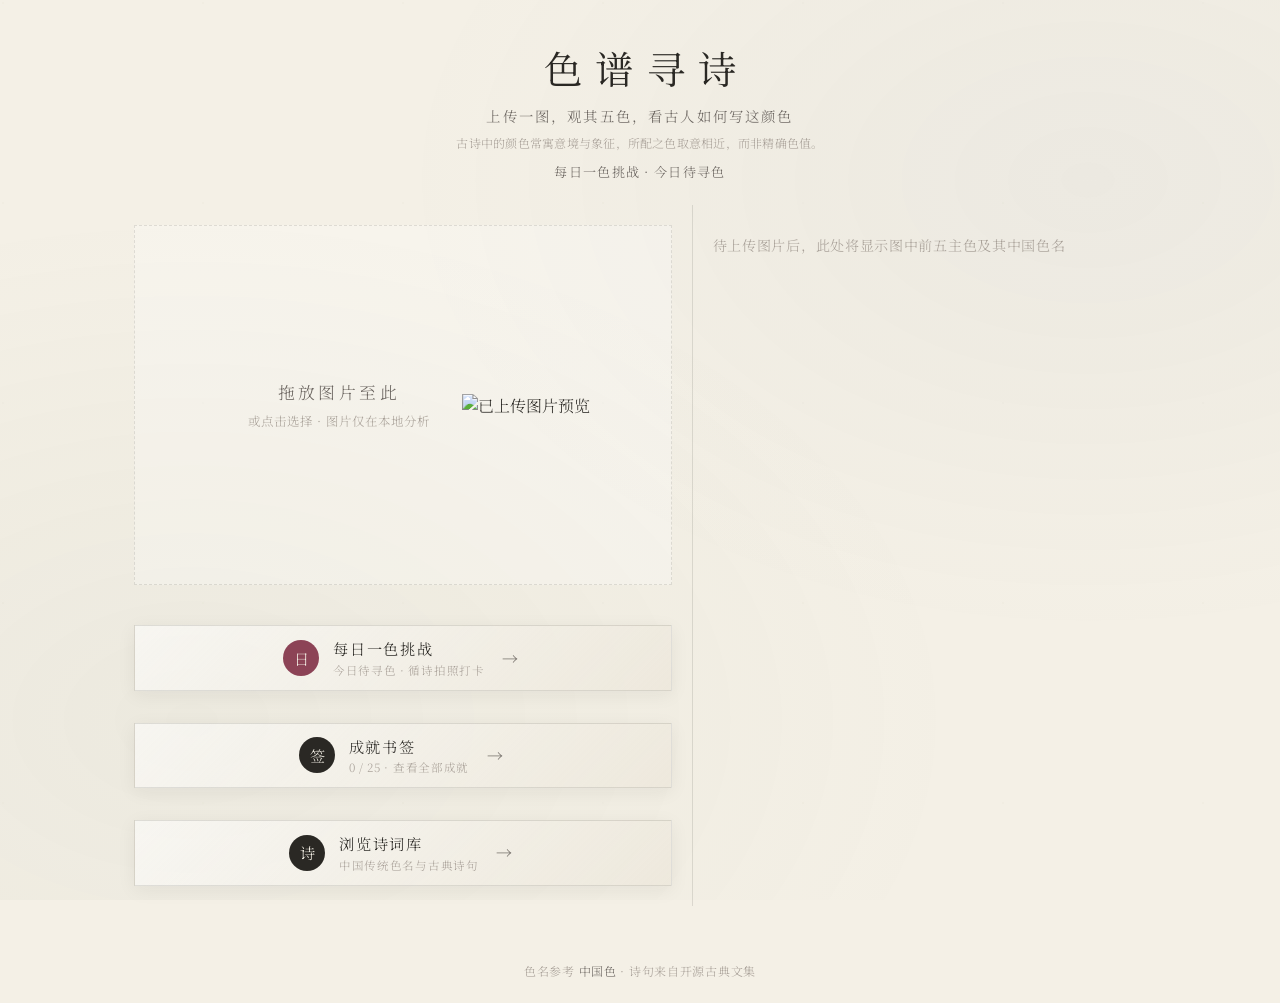
<file: index.html>
<!DOCTYPE html>
<html lang="zh-CN">
<head>
  <meta charset="UTF-8">
  <meta name="viewport" content="width=device-width, initial-scale=1.0">
  <title>色谱寻诗</title>
  <link rel="preconnect" href="https://fonts.googleapis.com">
  <link rel="preconnect" href="https://fonts.gstatic.com" crossorigin>
  <link href="https://fonts.googleapis.com/css2?family=Noto+Serif+SC:wght@300;400&display=swap" rel="stylesheet">
  <link rel="stylesheet" href="css/style.css">
</head>
<body>
  <div class="page">
    <header class="site-header">
      <h1>色谱寻诗</h1>
      <p class="tagline">上传一图，观其五色，看古人如何写这颜色</p>
      <p class="site-note">古诗中的颜色常寓意境与象征，所配之色取意相近，而非精确色值。</p>
      <p class="site-daily-link"><a href="daily.html" id="header-daily-link">每日一色挑战 · <span id="header-daily-status">加载中…</span></a></p>
    </header>

    <main class="layout">
      <section class="panel panel-left" aria-label="图片上传">
        <div id="upload-zone" class="upload-zone" tabindex="0" role="button" aria-label="点击或拖放上传图片">
          <div id="preview-placeholder" class="preview-placeholder">
            <span class="hint-main">拖放图片至此</span>
            <span class="hint-sub">或点击选择 · 图片仅在本地分析</span>
          </div>
          <img id="preview-img" class="preview-img" alt="已上传图片预览" hidden>
        </div>
        <input id="file-input" type="file" accept="image/*" hidden>
        <div class="panel-cta-row">
          <a href="daily.html" class="browse-cta browse-cta-below-upload daily-cta" aria-label="每日一色挑战">
            <span class="browse-cta-icon" aria-hidden="true">日</span>
            <span class="browse-cta-text">
              <span class="browse-cta-title">每日一色挑战</span>
              <span class="browse-cta-desc"><span id="daily-status-label">今日待寻色</span> · 循诗拍照打卡</span>
            </span>
            <span class="browse-cta-arrow" aria-hidden="true">→</span>
          </a>
          <a href="achievements.html" id="achievements-cta" class="browse-cta browse-cta-below-upload achievements-cta" aria-label="查看全部成就书签">
            <span class="browse-cta-icon" aria-hidden="true">签</span>
            <span class="browse-cta-text">
              <span class="browse-cta-title">成就书签</span>
              <span class="browse-cta-desc"><span id="ach-progress-label">0 / 25</span> · 查看全部成就</span>
            </span>
            <span id="ach-badge" class="ach-badge" hidden aria-hidden="true"></span>
            <span class="browse-cta-arrow" aria-hidden="true">→</span>
          </a>
          <a href="browse.html" class="browse-cta browse-cta-below-upload" aria-label="浏览诗词库">
            <span class="browse-cta-icon" aria-hidden="true">诗</span>
            <span class="browse-cta-text">
              <span class="browse-cta-title">浏览诗词库</span>
              <span class="browse-cta-desc">中国传统色名与古典诗句</span>
            </span>
            <span class="browse-cta-arrow" aria-hidden="true">→</span>
          </a>
        </div>
      </section>

      <section class="panel panel-right" aria-label="中国传统色名">
        <p id="panel-hint" class="panel-hint">待上传图片后，此处将显示图中前五主色及其中国色名</p>
        <p id="panel-status" class="panel-status" hidden></p>
        <div id="snapshot-bar" class="snapshot-bar" hidden>
          <button type="button" id="snapshot-btn" class="snapshot-btn" aria-label="生成识色快照">
            <span class="snapshot-btn-icon" aria-hidden="true">◫</span>
            <span class="snapshot-btn-text">快照</span>
          </button>
          <p class="snapshot-bar-note">保存图片、五色与诗句，便于分享</p>
        </div>
        <div id="color-list" class="color-list"></div>
        <div id="rare-color-spot" class="rare-color-spot" hidden aria-label="稀有色"></div>
      </section>
    </main>

    <footer class="site-footer">
      <p>色名参考 <a href="https://zhongguose.com/" target="_blank" rel="noopener">中国色</a> · 诗句来自开源古典文集</p>
    </footer>
  </div>

  <div id="snapshot-overlay" class="snapshot-overlay" hidden aria-hidden="true">
    <div class="snapshot-backdrop"></div>
    <div class="snapshot-dialog" role="dialog" aria-labelledby="snapshot-dialog-title">
      <header class="snapshot-dialog-head">
        <h2 id="snapshot-dialog-title" class="snapshot-dialog-title">识色快照</h2>
        <button type="button" id="snapshot-close" class="snapshot-close" aria-label="关闭">×</button>
      </header>
      <div class="snapshot-preview-wrap">
        <img id="snapshot-preview" class="snapshot-preview" alt="色谱寻诗快照预览" hidden>
      </div>
      <p id="snapshot-hint" class="snapshot-hint">手机上可长按图片保存到相册</p>
      <div class="snapshot-actions">
        <button type="button" id="snapshot-save" class="snapshot-save-btn">保存图片</button>
      </div>
    </div>
  </div>

  <div id="unlock-overlay" class="unlock-overlay" hidden aria-hidden="true">
    <div class="unlock-backdrop"></div>
    <div class="unlock-dialog" role="dialog" aria-labelledby="unlock-title">
      <div class="unlock-glow" aria-hidden="true"></div>
      <img id="unlock-img" class="unlock-img" alt="" hidden>
      <p id="unlock-title" class="unlock-title"></p>
      <p id="unlock-sub" class="unlock-sub"></p>
      <div class="unlock-actions">
        <button type="button" id="unlock-continue" class="unlock-btn unlock-btn-secondary">继续识色</button>
        <a href="achievements.html" class="unlock-btn unlock-btn-primary">查看成就</a>
      </div>
    </div>
  </div>

  <script src="js/poetry-ui.js"></script>
  <script src="js/glosses-data.js"></script>
  <script src="js/glosses.js"></script>
  <script src="js/palette.js"></script>
  <script src="js/rarity-data.js"></script>
  <script src="js/rarity.js"></script>
  <script src="js/poetry-bundle.js"></script>
  <script src="js/extract.js"></script>
  <script src="js/match.js"></script>
  <script src="js/achievements.js"></script>
  <script src="js/daily.js"></script>
  <script src="js/snapshot.js?v=20260628a"></script>
  <script src="js/app.js"></script>
</body>
</html>
</file>
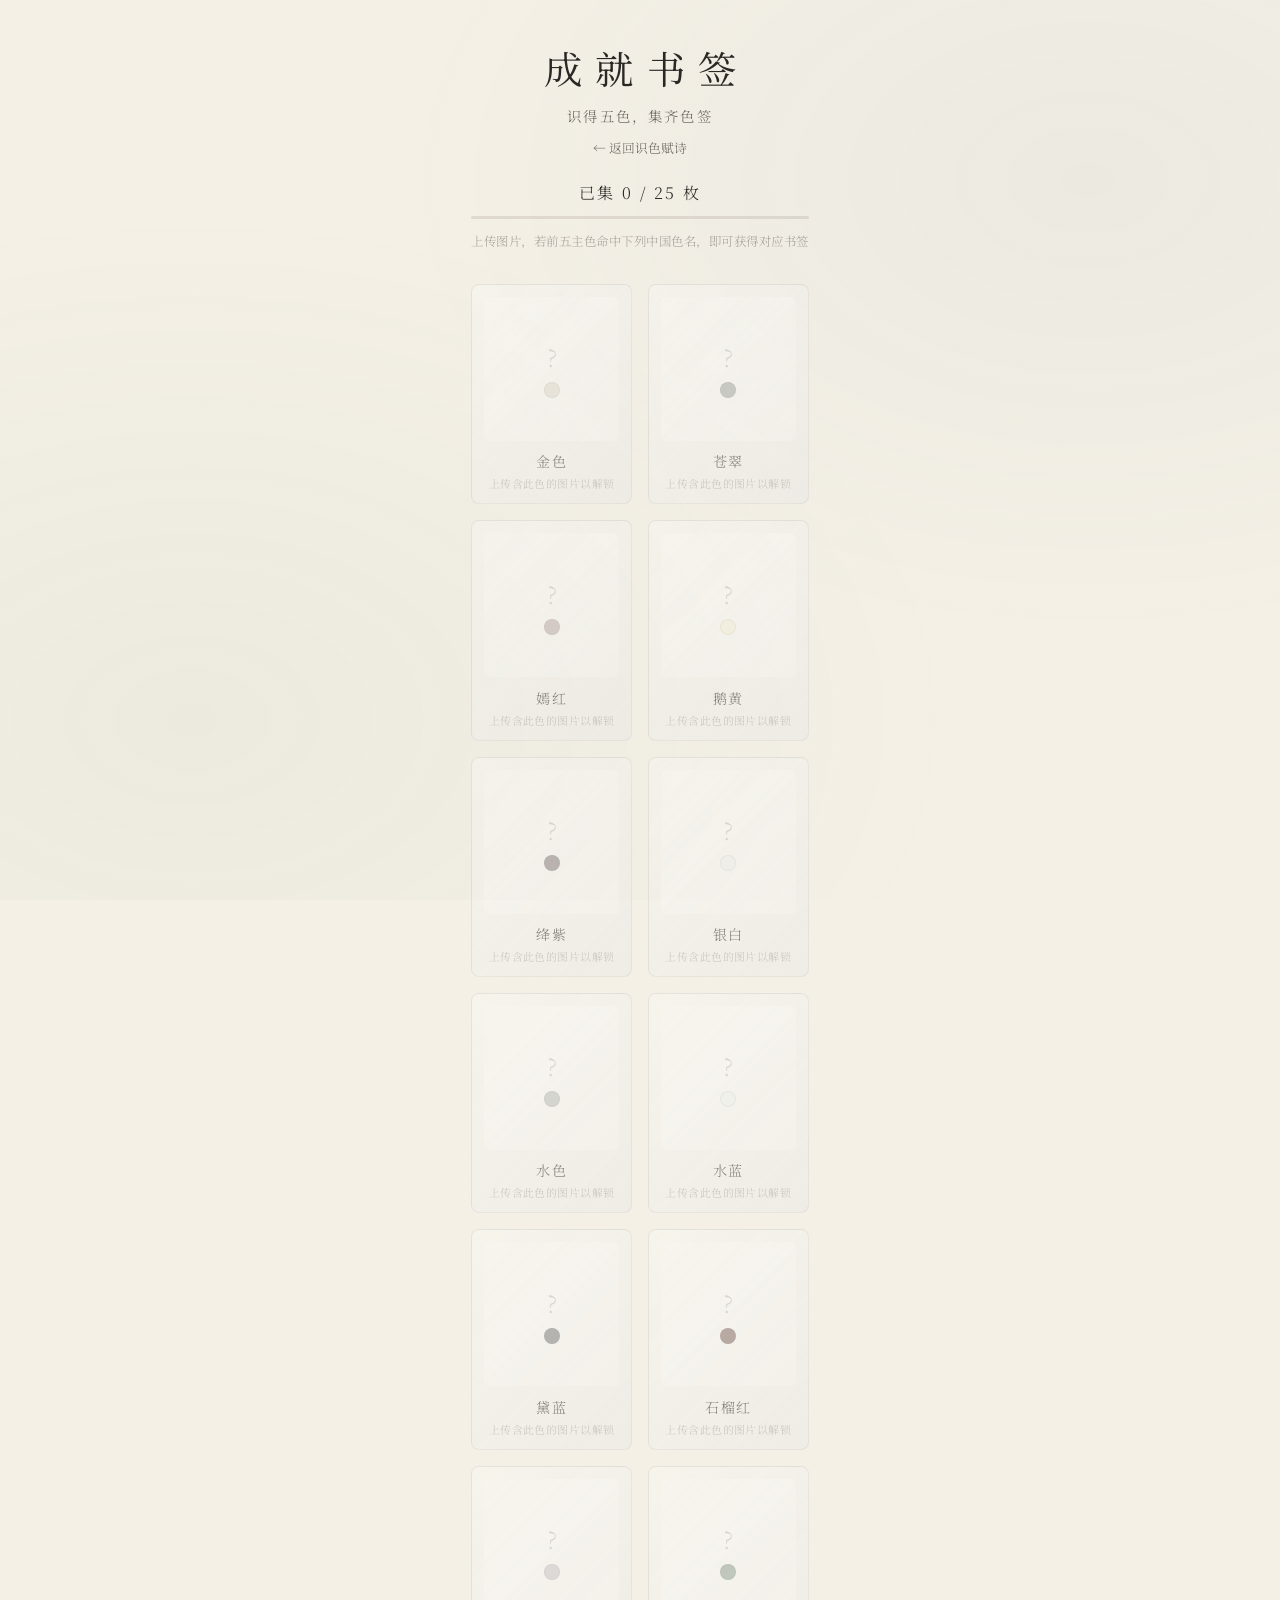
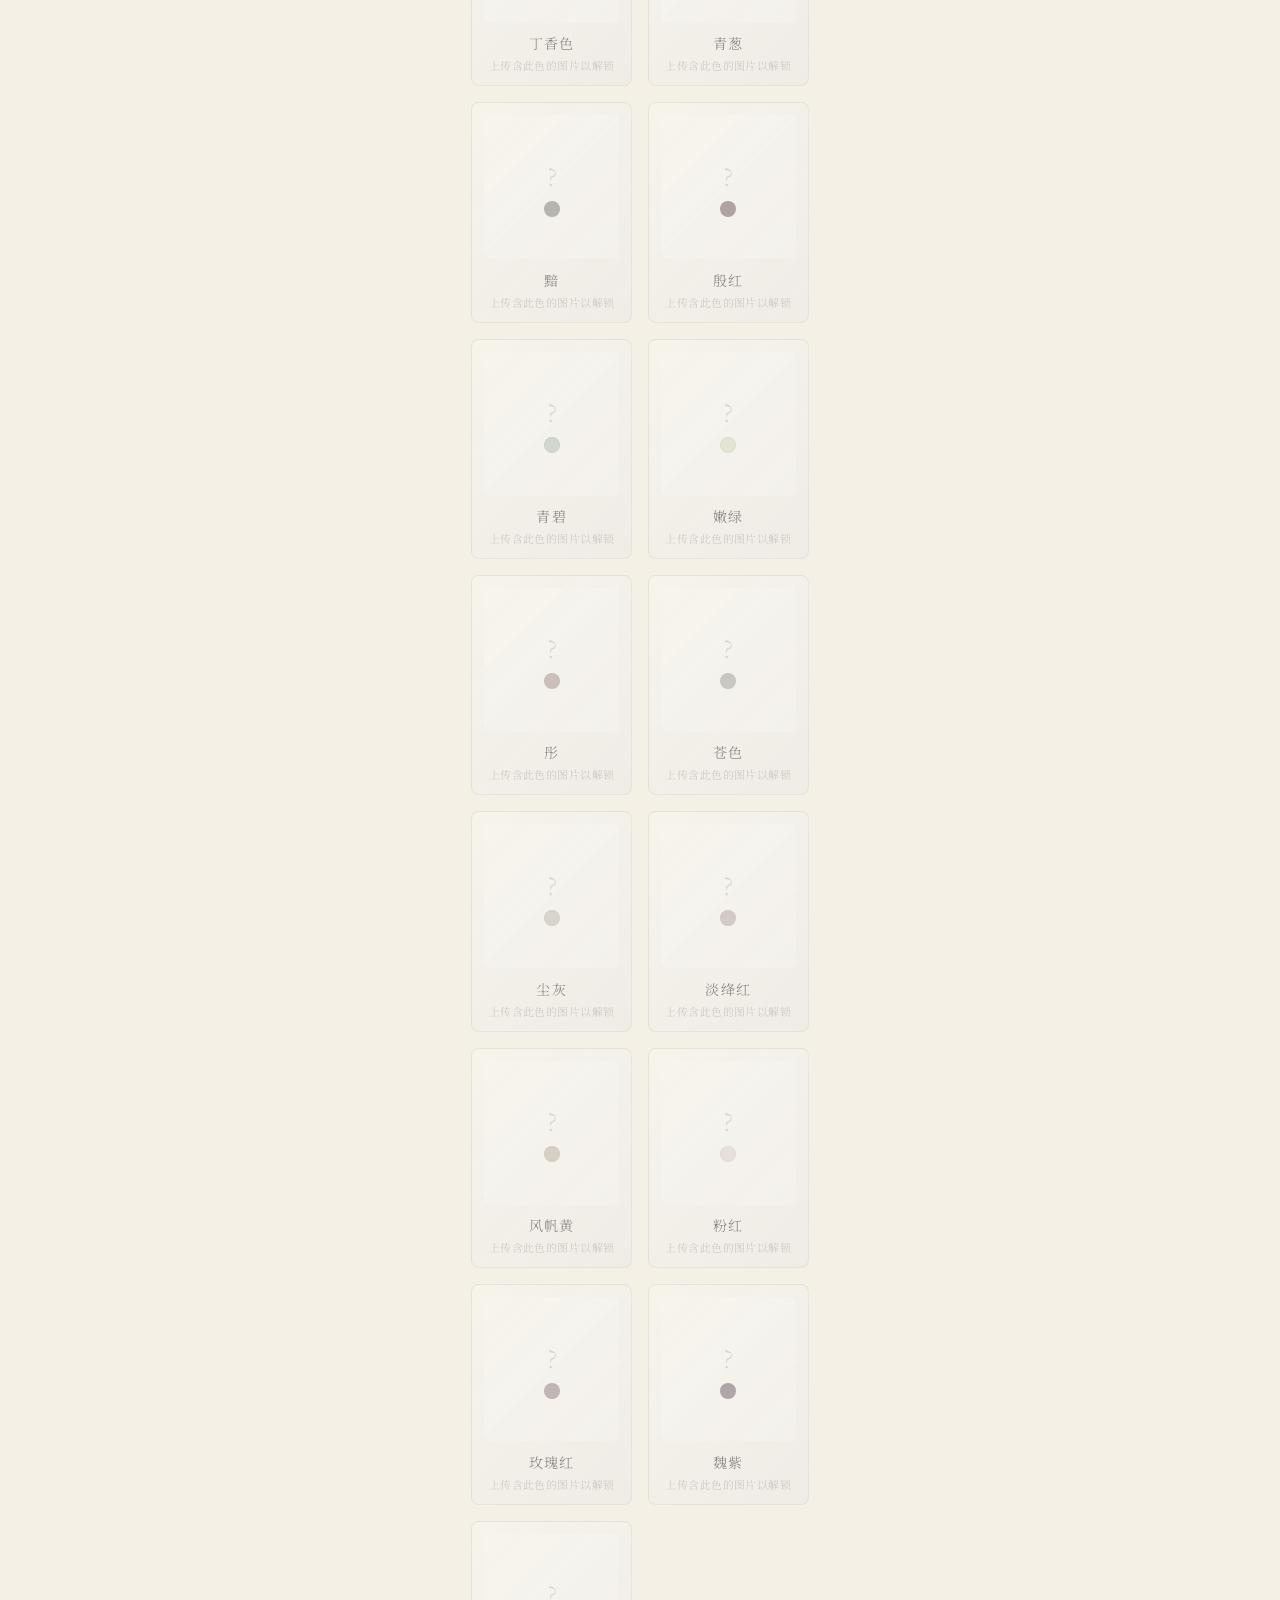
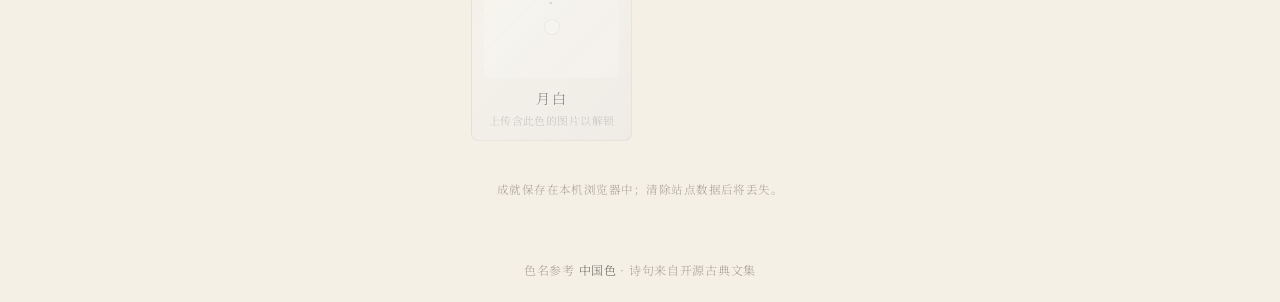
<file: achievements.html>
<!DOCTYPE html>
<html lang="zh-CN">
<head>
  <meta charset="UTF-8">
  <meta name="viewport" content="width=device-width, initial-scale=1.0">
  <title>成就书签 — 色谱寻诗</title>
  <link rel="preconnect" href="https://fonts.googleapis.com">
  <link rel="preconnect" href="https://fonts.gstatic.com" crossorigin>
  <link href="https://fonts.googleapis.com/css2?family=Noto+Serif+SC:wght@300;400&display=swap" rel="stylesheet">
  <link rel="stylesheet" href="css/style.css">
</head>
<body>
  <div class="page achievements-page">
    <header class="site-header">
      <h1>成就书签</h1>
      <p class="tagline">识得五色，集齐色签</p>
      <nav class="browse-nav">
        <a href="index.html">← 返回识色赋诗</a>
      </nav>
    </header>

    <main class="ach-main">
      <div class="ach-progress-wrap">
        <p id="ach-progress-text" class="ach-progress-text">已集 0 / 25 枚</p>
        <div class="ach-progress-bar" role="progressbar" aria-valuemin="0" aria-valuemax="100">
          <div id="ach-progress-fill" class="ach-progress-fill"></div>
        </div>
        <p class="ach-progress-hint">上传图片，若前五主色命中下列中国色名，即可获得对应书签</p>
      </div>

      <div id="ach-grid" class="ach-grid"></div>

      <p class="ach-storage-note">成就保存在本机浏览器中；清除站点数据后将丢失。</p>
    </main>

    <footer class="site-footer">
      <p>色名参考 <a href="https://zhongguose.com/" target="_blank" rel="noopener">中国色</a> · 诗句来自开源古典文集</p>
    </footer>
  </div>

  <div id="ach-preview-overlay" class="ach-preview-overlay" hidden aria-hidden="true">
    <div class="ach-preview-backdrop" data-close-preview></div>
    <div class="ach-preview-dialog" role="dialog" aria-modal="true" aria-labelledby="ach-preview-title">
      <button type="button" class="ach-preview-close" data-close-preview aria-label="关闭预览">×</button>
      <img id="ach-preview-img" class="ach-preview-img" alt="">
      <p id="ach-preview-title" class="ach-preview-title"></p>
      <p id="ach-preview-meta" class="ach-preview-meta"></p>
      <a id="ach-preview-download" class="ach-download-btn ach-preview-download" href="#" download>下载书签</a>
    </div>
  </div>

  <script src="js/achievements.js"></script>
  <script src="js/achievements-page.js"></script>
</body>
</html>
</file>
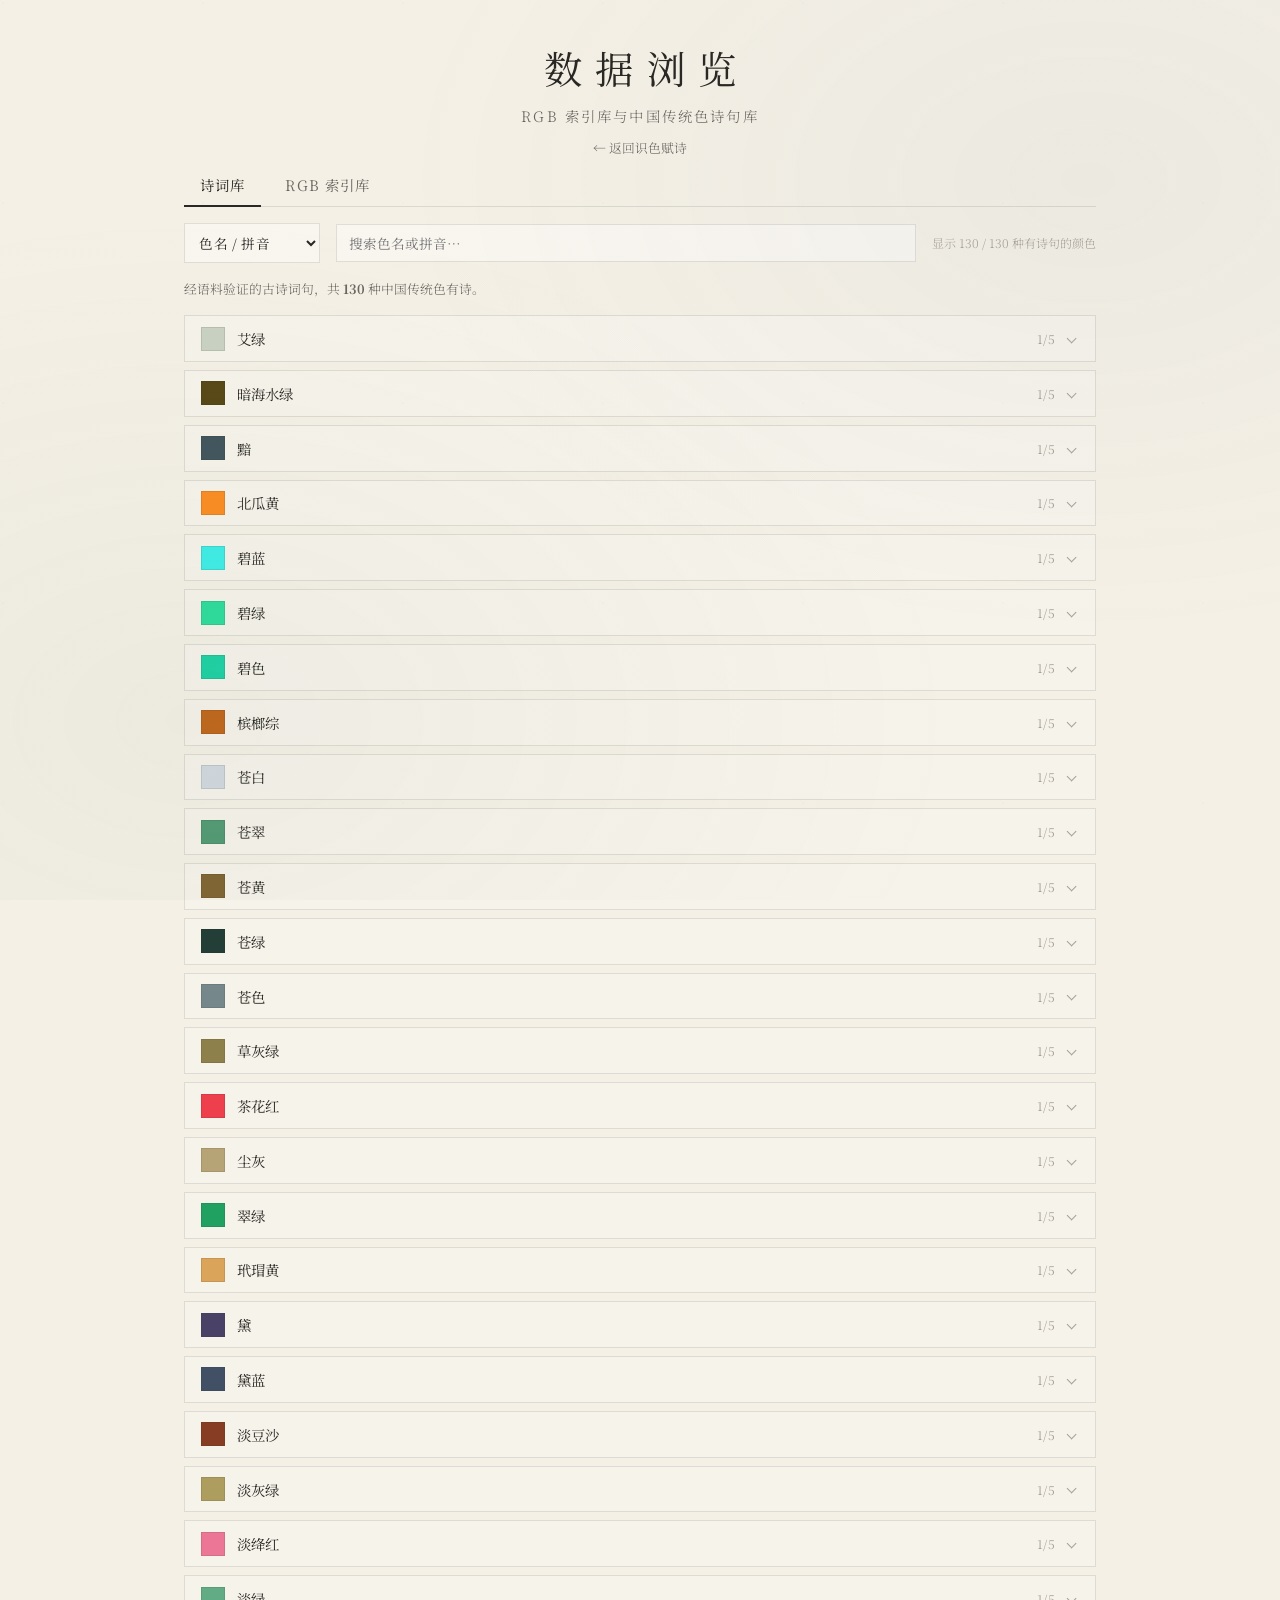
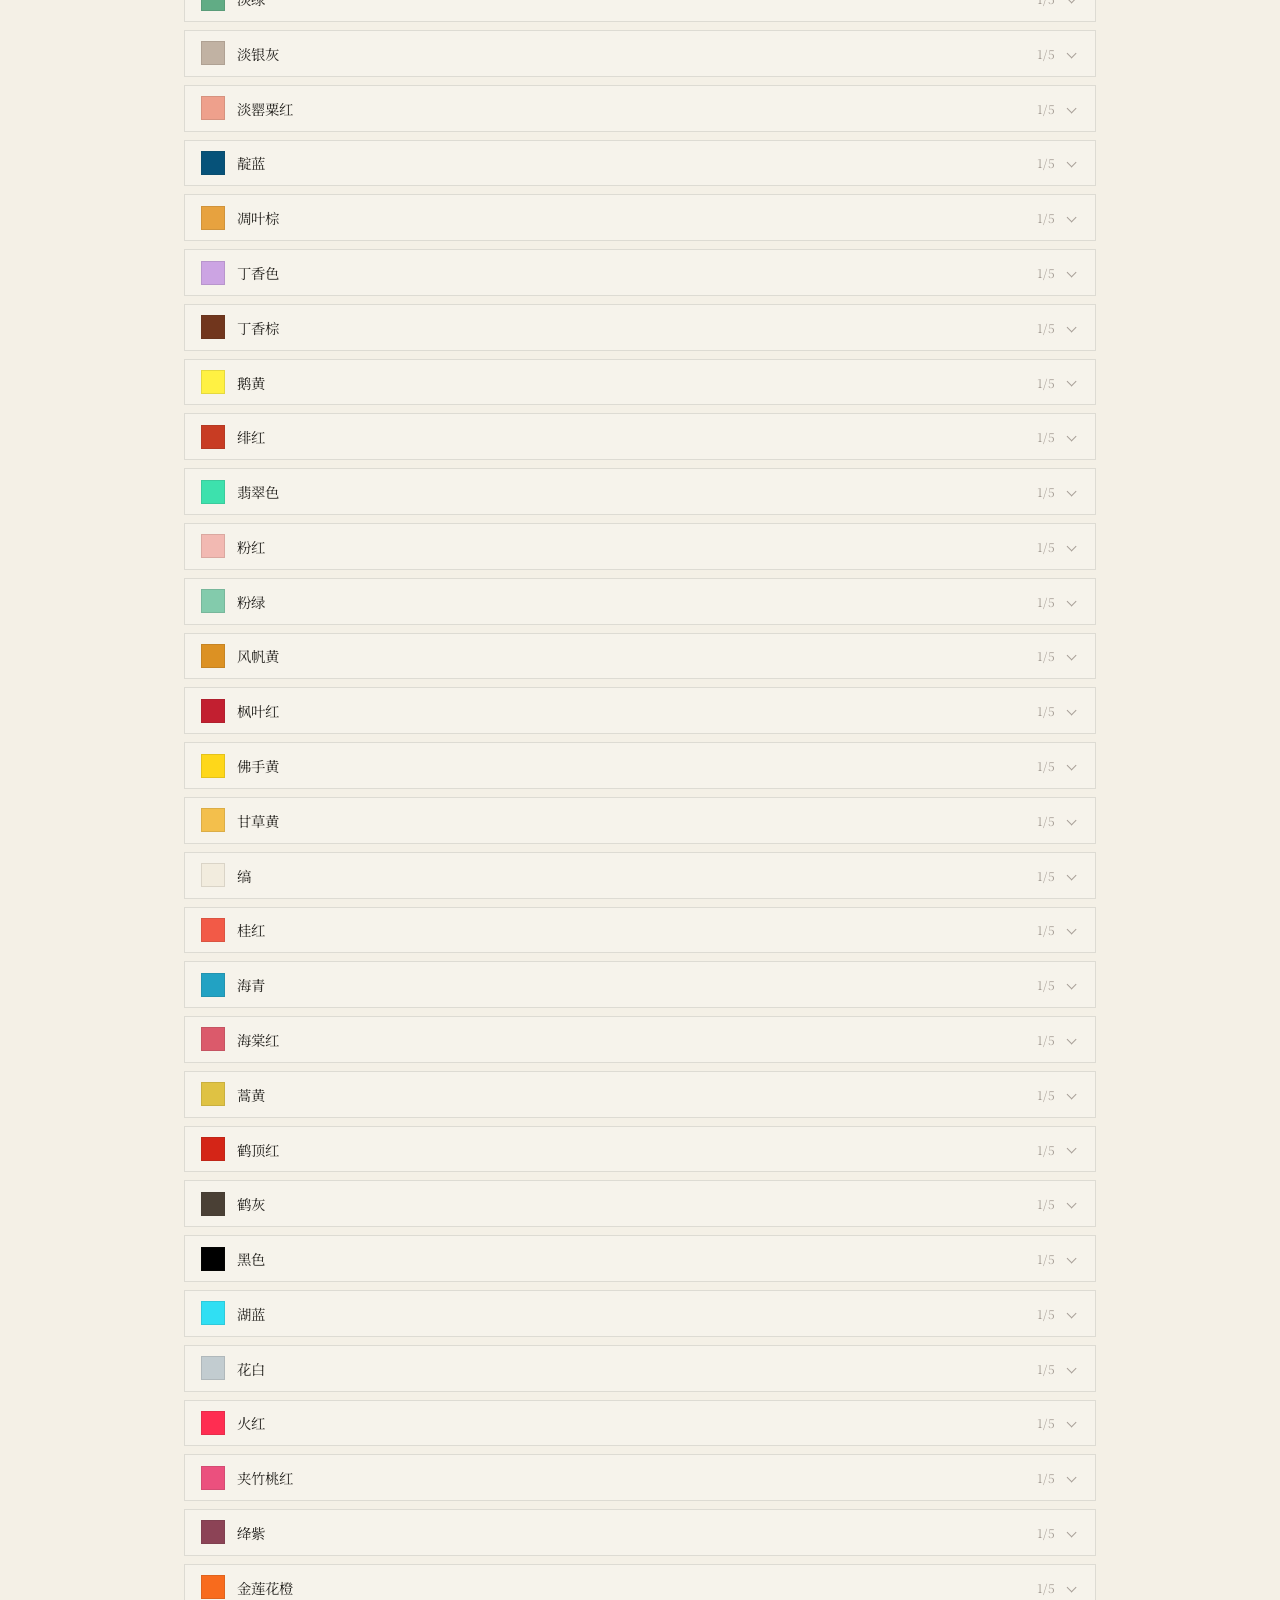
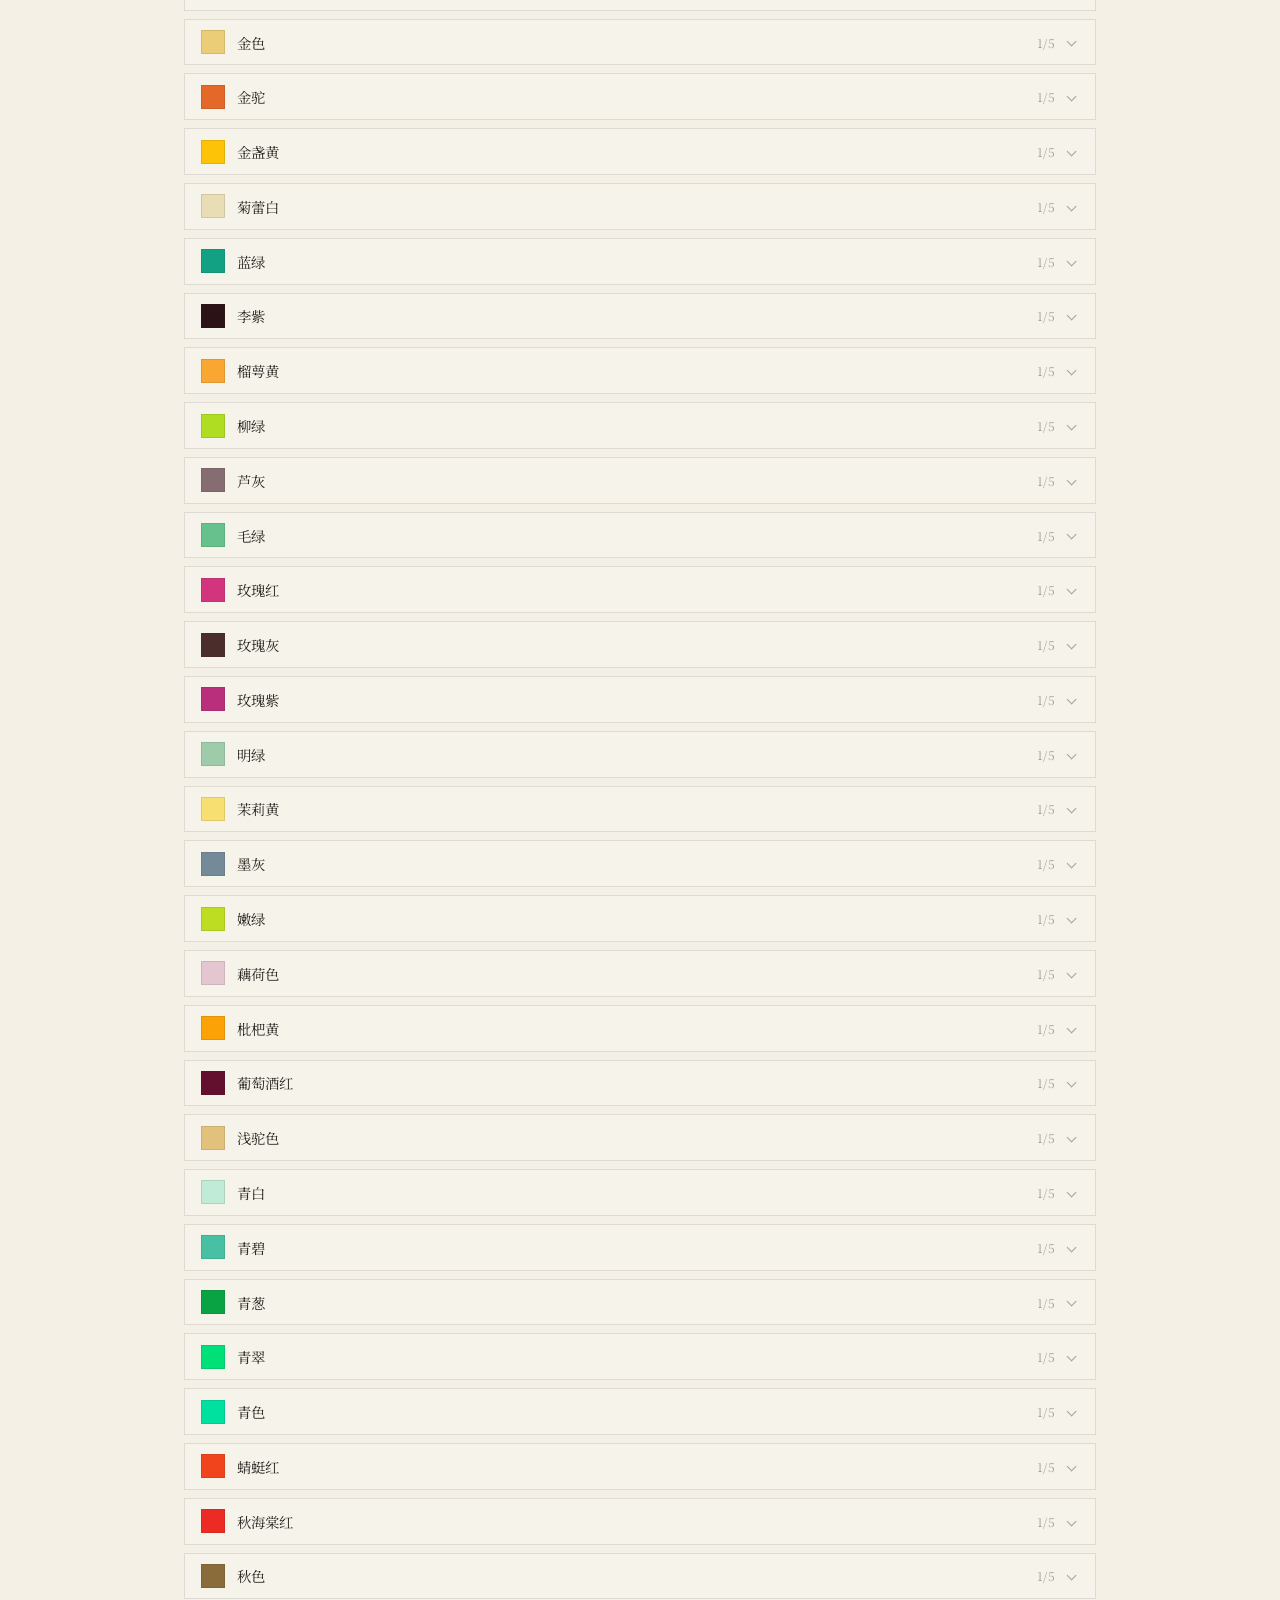
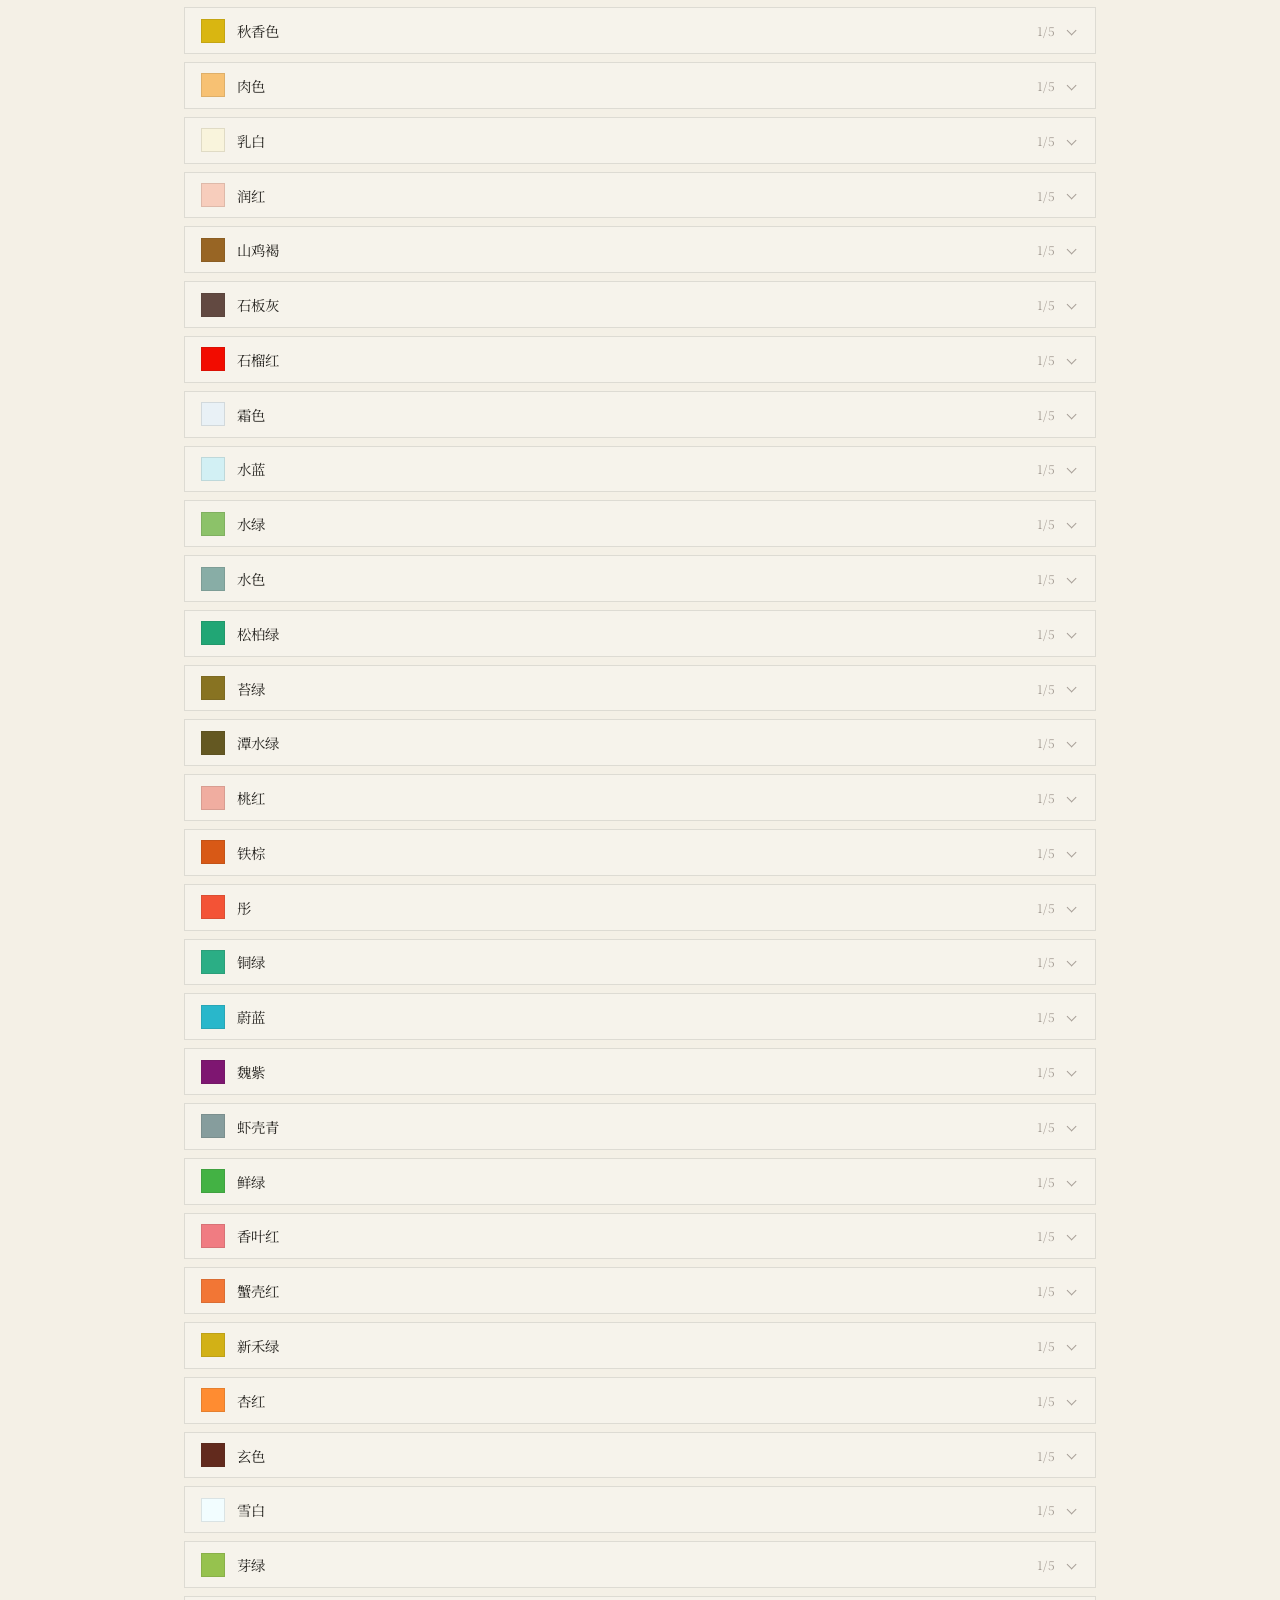
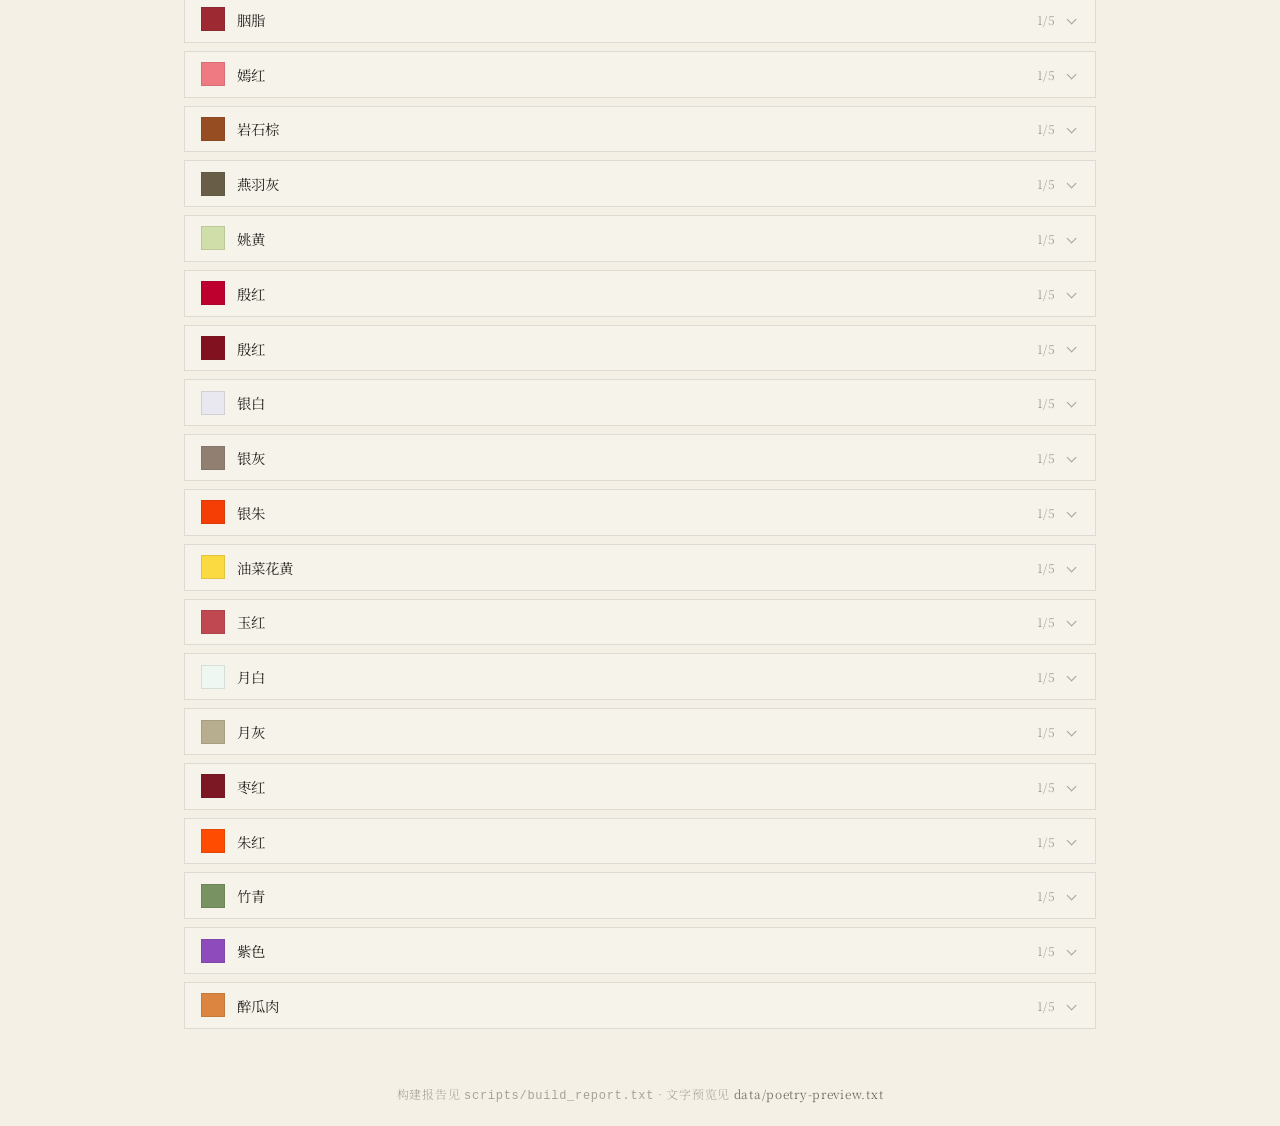
<file: browse.html>
<!DOCTYPE html>
<html lang="zh-CN">
<head>
  <meta charset="UTF-8">
  <meta name="viewport" content="width=device-width, initial-scale=1.0">
  <title>数据浏览 — 识色赋诗</title>
  <link rel="preconnect" href="https://fonts.googleapis.com">
  <link rel="preconnect" href="https://fonts.gstatic.com" crossorigin>
  <link href="https://fonts.googleapis.com/css2?family=Noto+Serif+SC:wght@300;400&display=swap" rel="stylesheet">
  <link rel="stylesheet" href="css/style.css">
</head>
<body>
  <div class="page browse-page">
    <header class="site-header">
      <h1>数据浏览</h1>
      <p class="tagline">RGB 索引库与中国传统色诗句库</p>
      <nav class="browse-nav">
        <a href="index.html">← 返回识色赋诗</a>
      </nav>
    </header>

    <main class="browse-main">
      <div class="browse-tabs" role="tablist">
        <button class="browse-tab active" data-tab="poetry" role="tab" aria-selected="true">诗词库</button>
        <button class="browse-tab" data-tab="colors" role="tab" aria-selected="false">RGB 索引库</button>
        <button class="browse-tab browse-tab-hidden" data-tab="no-poetry" role="tab" aria-selected="false" hidden>无诗句</button>
      </div>

      <div class="browse-toolbar">
        <select id="search-mode" class="browse-search-mode" aria-label="检索方式">
          <option value="name">色名 / 拼音</option>
          <option value="rgb">RGB 数值</option>
          <option value="hex">十六进制</option>
        </select>
        <input id="search-input" type="search" placeholder="搜索色名或拼音…" autocomplete="off">
        <p id="browse-stats" class="browse-stats"></p>
      </div>

      <section id="tab-poetry" class="browse-panel active" role="tabpanel">
        <p class="browse-desc">经语料验证的古诗词句，共 <strong id="poetry-count">—</strong> 种中国传统色有诗。</p>
        <div id="poetry-list" class="poetry-browse-list"></div>
      </section>

      <section id="tab-colors" class="browse-panel" role="tabpanel" hidden>
        <p class="browse-desc">来源 <a href="https://zhongguose.com/" target="_blank" rel="noopener">中国色</a>，共 <strong id="color-count">—</strong> 条色值索引（其中 <strong id="game-color-count">—</strong> 种用于识色匹配）。</p>
        <div id="colors-table-wrap" class="browse-table-wrap">
          <table class="browse-table" id="colors-table">
            <thead>
              <tr>
                <th>色块</th>
                <th>色名</th>
                <th>拼音</th>
                <th>R</th>
                <th>G</th>
                <th>B</th>
                <th>十六进制</th>
                <th>诗句</th>
              </tr>
            </thead>
            <tbody id="colors-tbody"></tbody>
          </table>
        </div>
      </section>

      <section id="tab-no-poetry" class="browse-panel" role="tabpanel" hidden>
        <p class="browse-desc">语料中未检索到诗句的颜色，共 <strong id="no-poetry-count">—</strong> 种。</p>
        <div id="no-poetry-table-wrap" class="browse-table-wrap">
          <table class="browse-table" id="no-poetry-table">
            <thead>
              <tr>
                <th>色块</th>
                <th>色名</th>
                <th>RGB</th>
                <th>HEX</th>
              </tr>
            </thead>
            <tbody id="no-poetry-tbody"></tbody>
          </table>
        </div>
      </section>
    </main>

    <footer class="site-footer">
      <p>构建报告见 <code>scripts/build_report.txt</code> · 文字预览见 <a href="data/poetry-preview.txt" target="_blank">data/poetry-preview.txt</a></p>
    </footer>
  </div>

  <script src="js/poetry-ui.js"></script>
  <script src="js/colors-data.js"></script>
  <script src="js/rgb-index-data.js"></script>
  <script src="js/poetry-bundle.js"></script>
  <script src="js/browse.js"></script>
</body>
</html>
</file>
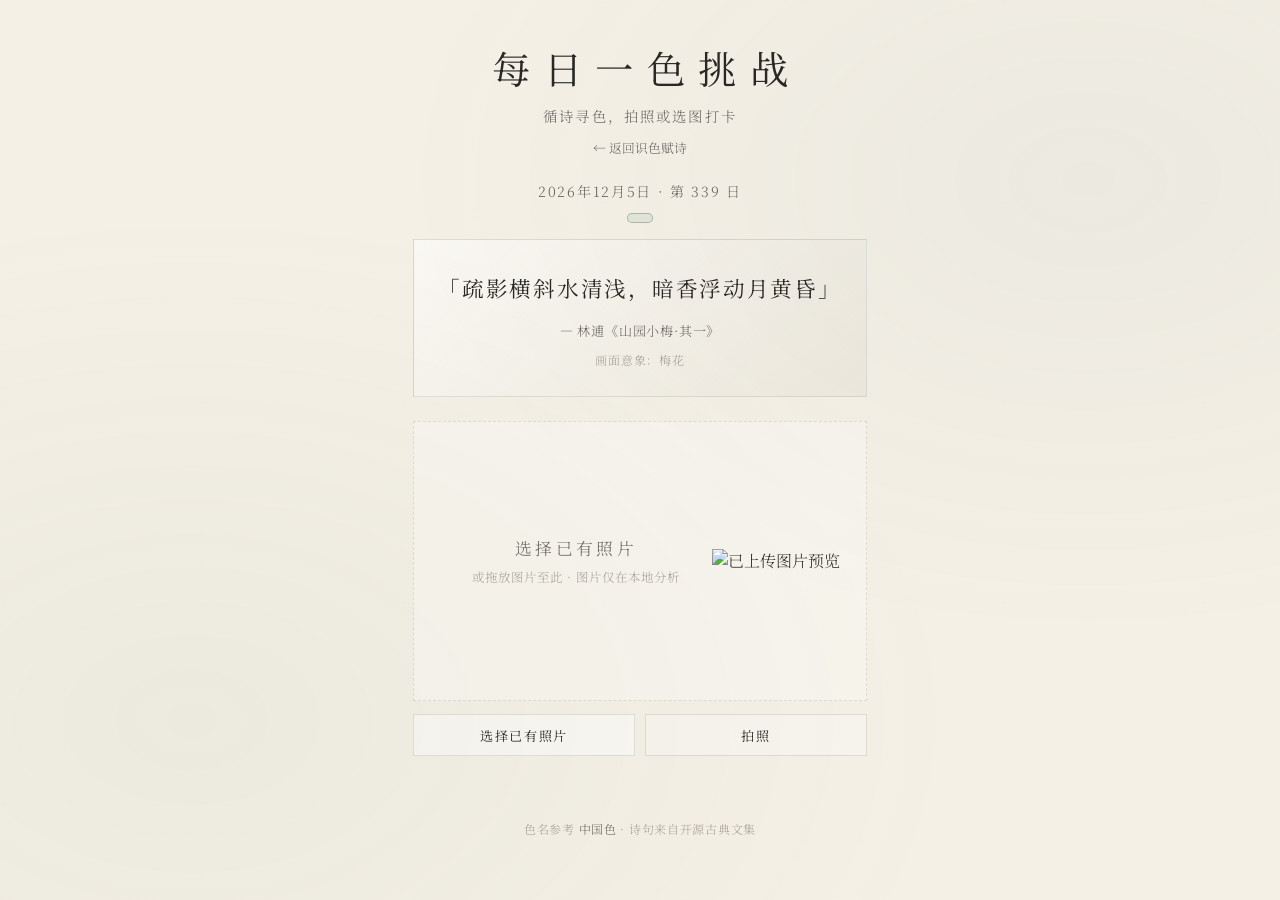
<file: daily.html>
<!DOCTYPE html>
<html lang="zh-CN">
<head>
  <meta charset="UTF-8">
  <meta name="viewport" content="width=device-width, initial-scale=1.0">
  <title>每日一色挑战 — 色谱寻诗</title>
  <link rel="preconnect" href="https://fonts.googleapis.com">
  <link rel="preconnect" href="https://fonts.gstatic.com" crossorigin>
  <link href="https://fonts.googleapis.com/css2?family=Noto+Serif+SC:wght@300;400&display=swap" rel="stylesheet">
  <link rel="stylesheet" href="css/style.css">
</head>
<body>
  <div class="page daily-page">
    <header class="site-header">
      <h1>每日一色挑战</h1>
      <p class="tagline">循诗寻色，拍照或选图打卡</p>
      <nav class="browse-nav">
        <a href="index.html">← 返回识色赋诗</a>
      </nav>
    </header>

    <main class="daily-main">
      <p id="daily-date" class="daily-date"></p>
      <span id="daily-status-badge" class="daily-done-badge" hidden></span>

      <section class="daily-hint-card" aria-label="今日意象">
        <blockquote id="daily-hint-line" class="daily-hint-line"></blockquote>
        <p id="daily-hint-source" class="daily-hint-source"></p>
        <p id="daily-imagery" class="daily-imagery"></p>
      </section>

      <section id="daily-done-panel" class="daily-done-panel" hidden>
        <p class="daily-done-title">今日已打卡</p>
        <p id="daily-done-color" class="daily-done-color"></p>
        <img id="daily-done-img" class="daily-done-img" alt="" loading="lazy">
        <p id="daily-done-note" class="daily-done-note"></p>
      </section>

      <section id="daily-upload-section" class="daily-upload-section">
        <div id="daily-upload-zone" class="daily-upload-zone upload-zone" tabindex="0" role="button" aria-label="选择已有照片寻色">
          <div id="daily-preview-placeholder" class="preview-placeholder">
            <span class="hint-main">选择已有照片</span>
            <span class="hint-sub">或拖放图片至此 · 图片仅在本地分析</span>
          </div>
          <img id="daily-preview-img" class="preview-img" alt="已上传图片预览" hidden>
        </div>
        <div class="daily-upload-actions">
          <button type="button" id="daily-pick-btn" class="daily-upload-btn">选择已有照片</button>
          <button type="button" id="daily-camera-btn" class="daily-upload-btn daily-upload-btn-secondary">拍照</button>
        </div>
        <input id="daily-file-input" type="file" accept="image/*" hidden>
        <input id="daily-camera-input" type="file" accept="image/*" capture="environment" hidden>
        <p id="daily-status" class="panel-status" hidden></p>
        <div id="daily-fail-colors" class="daily-fail-colors" hidden></div>
      </section>
    </main>

    <footer class="site-footer">
      <p>色名参考 <a href="https://zhongguose.com/" target="_blank" rel="noopener">中国色</a> · 诗句来自开源古典文集</p>
    </footer>
  </div>

  <div id="daily-success-overlay" class="unlock-overlay daily-success-overlay" hidden aria-hidden="true">
    <div class="unlock-backdrop"></div>
    <div class="unlock-dialog daily-success-dialog" role="dialog" aria-labelledby="daily-success-title">
      <div class="daily-stamp" aria-hidden="true">打卡<br>成功</div>
      <div class="unlock-glow" aria-hidden="true"></div>
      <img id="daily-success-img" class="unlock-img" alt="" hidden>
      <p id="daily-success-title" class="unlock-title"></p>
      <p id="daily-success-sub" class="unlock-sub"></p>
      <div class="unlock-actions">
        <button type="button" id="daily-success-close" class="unlock-btn unlock-btn-secondary">明日再来</button>
        <a href="achievements.html" class="unlock-btn unlock-btn-primary">查看成就</a>
      </div>
    </div>
  </div>

  <script src="js/palette.js"></script>
  <script src="js/extract.js"></script>
  <script src="js/match.js"></script>
  <script src="js/achievements.js"></script>
  <script src="js/daily.js"></script>
  <script src="js/daily-page.js"></script>
</body>
</html>
</file>
<file: css/style.css>
/* 识色赋诗 — 宋代淡雅水墨风 */

*, *::before, *::after { box-sizing: border-box; margin: 0; padding: 0; }

:root {
  --paper:     #F4F0E6;
  --paper-mid: #EDE8DC;
  --paper-dark:#E0DAD0;
  --ink:       #2A2824;
  --ink-light: #6B6560;
  --ink-faint: #A8A098;
  --border:    rgba(42, 40, 36, 0.12);
  --shadow:    rgba(42, 40, 36, 0.06);
}

html, body {
  min-height: 100%;
  background: var(--paper);
  color: var(--ink);
  font-family: 'Noto Serif SC', 'STSong', '宋体', serif;
  font-weight: 300;
  -webkit-font-smoothing: antialiased;
}

.page {
  min-height: 100vh;
  display: flex;
  flex-direction: column;
  position: relative;
}

.page::before {
  content: '';
  position: fixed;
  inset: 0;
  background:
    radial-gradient(ellipse at 15% 80%, rgba(120, 140, 110, 0.06) 0%, transparent 50%),
    radial-gradient(ellipse at 85% 20%, rgba(100, 120, 140, 0.05) 0%, transparent 45%),
    url("data:image/svg+xml,%3Csvg width='200' height='200' xmlns='http://www.w3.org/2000/svg'%3E%3Ccircle cx='3' cy='3' r='0.8' fill='rgba(80,70,60,0.04)'/%3E%3C/svg%3E") repeat;
  pointer-events: none;
  z-index: 0;
}

.site-header,
.layout,
.site-footer {
  position: relative;
  z-index: 1;
}

.site-header {
  text-align: center;
  padding: 2.5rem 1.5rem 1.5rem;
}

.site-header h1 {
  font-size: clamp(1.8rem, 4vw, 2.4rem);
  font-weight: 400;
  letter-spacing: 0.35em;
  text-indent: 0.35em;
  color: var(--ink);
}

.tagline {
  margin-top: 0.6rem;
  font-size: 0.9rem;
  color: var(--ink-light);
  letter-spacing: 0.15em;
}

.site-note {
  margin-top: 0.45rem;
  font-size: 0.75rem;
  color: var(--ink-faint);
  line-height: 1.6;
  letter-spacing: 0.02em;
}

.browse-cta {
  display: inline-flex;
  align-items: center;
  gap: 0.85rem;
  margin-top: 1.35rem;
  padding: 0.75rem 1.25rem 0.75rem 1rem;
  border: 1px solid var(--border);
  background: linear-gradient(135deg, rgba(255, 255, 255, 0.55) 0%, rgba(237, 232, 220, 0.9) 100%);
  box-shadow: 0 4px 18px var(--shadow);
  text-decoration: none;
  color: var(--ink);
  transition: transform 0.2s ease, box-shadow 0.2s ease, border-color 0.2s ease;
}

.browse-cta:hover {
  transform: translateY(-1px);
  border-color: rgba(42, 40, 36, 0.2);
  box-shadow: 0 6px 22px rgba(42, 40, 36, 0.1);
}

.browse-cta-icon {
  display: flex;
  align-items: center;
  justify-content: center;
  width: 2.25rem;
  height: 2.25rem;
  border-radius: 50%;
  background: var(--ink);
  color: var(--paper);
  font-size: 0.95rem;
  letter-spacing: 0;
  flex-shrink: 0;
}

.browse-cta-text {
  display: flex;
  flex-direction: column;
  align-items: flex-start;
  gap: 0.15rem;
  text-align: left;
}

.browse-cta-title {
  font-size: 0.95rem;
  letter-spacing: 0.12em;
}

.browse-cta-desc {
  font-size: 0.72rem;
  color: var(--ink-faint);
  letter-spacing: 0.06em;
}

.browse-cta-arrow {
  margin-left: 0.25rem;
  color: var(--ink-light);
  font-size: 1rem;
}

.browse-cta-below-upload {
  display: flex;
  width: 100%;
  margin-top: 1.25rem;
  justify-content: center;
}

.layout {
  flex: 1;
  display: flex;
  gap: 0;
  max-width: 1100px;
  width: 100%;
  margin: 0 auto;
  padding: 0 1.5rem 2rem;
}

.panel {
  padding: 1.25rem;
}

.panel-left {
  flex: 0 0 55%;
  border-right: 1px solid var(--border);
}

.panel-right {
  flex: 0 0 45%;
  display: flex;
  flex-direction: column;
}

.upload-zone {
  min-height: 360px;
  border: 1px dashed var(--border);
  background: rgba(255, 255, 255, 0.25);
  display: flex;
  align-items: center;
  justify-content: center;
  cursor: pointer;
  transition: background 0.25s ease, border-color 0.25s ease;
  position: relative;
  overflow: hidden;
}

.upload-zone:hover,
.upload-zone.drag-over {
  background: rgba(255, 255, 255, 0.45);
  border-color: rgba(42, 40, 36, 0.22);
}

.preview-placeholder {
  text-align: center;
  padding: 2rem;
}

.hint-main {
  display: block;
  font-size: 1.05rem;
  color: var(--ink-light);
  letter-spacing: 0.2em;
}

.hint-sub {
  display: block;
  margin-top: 0.5rem;
  font-size: 0.78rem;
  color: var(--ink-faint);
  letter-spacing: 0.08em;
}

.preview-img {
  max-width: 100%;
  max-height: 420px;
  object-fit: contain;
  display: block;
}

.panel-hint {
  font-size: 0.88rem;
  color: var(--ink-faint);
  line-height: 1.8;
  letter-spacing: 0.05em;
  padding: 0.5rem 0 1rem;
}

.panel-status {
  font-size: 0.85rem;
  color: var(--ink-light);
  letter-spacing: 0.12em;
  padding-bottom: 0.75rem;
}

.panel-status.loading {
  animation: breathe 2s ease-in-out infinite;
}

@keyframes breathe {
  0%, 100% { opacity: 0.45; }
  50% { opacity: 1; }
}

/* —— 快照 —— */
.snapshot-bar[hidden] {
  display: none !important;
}

.snapshot-bar {
  display: flex;
  align-items: center;
  gap: 0.75rem;
  padding: 0 0 0.85rem;
  margin-bottom: 0.15rem;
  border-bottom: 1px solid var(--border);
}

.snapshot-btn {
  display: inline-flex;
  align-items: center;
  gap: 0.4rem;
  padding: 0.45rem 0.95rem;
  border: 1px solid var(--border);
  background: linear-gradient(135deg, rgba(255, 255, 255, 0.65) 0%, rgba(237, 232, 220, 0.95) 100%);
  color: var(--ink);
  font-family: inherit;
  font-size: 0.82rem;
  letter-spacing: 0.14em;
  cursor: pointer;
  transition: transform 0.2s ease, box-shadow 0.2s ease, opacity 0.2s ease;
  flex-shrink: 0;
}

.snapshot-btn:hover:not(:disabled) {
  transform: translateY(-1px);
  box-shadow: 0 4px 14px var(--shadow);
}

.snapshot-btn:disabled {
  opacity: 0.65;
  cursor: wait;
}

.snapshot-btn-icon {
  font-size: 0.95rem;
  opacity: 0.75;
  letter-spacing: 0;
}

.snapshot-bar-note {
  font-size: 0.72rem;
  color: var(--ink-faint);
  letter-spacing: 0.04em;
  line-height: 1.5;
}

body.snapshot-open {
  overflow: hidden;
}

.snapshot-overlay {
  position: fixed;
  inset: 0;
  z-index: 1200;
  display: flex;
  align-items: flex-end;
  justify-content: center;
  padding: 0;
  opacity: 0;
  pointer-events: none;
  transition: opacity 0.28s ease;
}

.snapshot-overlay[hidden] {
  display: none !important;
}

.snapshot-overlay.snapshot-visible {
  opacity: 1;
  pointer-events: auto;
}

.snapshot-backdrop {
  position: absolute;
  inset: 0;
  background: rgba(42, 40, 36, 0.42);
}

.snapshot-dialog {
  position: relative;
  z-index: 1;
  width: 100%;
  max-width: 520px;
  max-height: 92vh;
  display: flex;
  flex-direction: column;
  background: var(--paper);
  border: 1px solid var(--border);
  box-shadow: 0 -8px 40px rgba(42, 40, 36, 0.18);
  transform: translateY(100%);
  transition: transform 0.32s ease;
}

.snapshot-overlay.snapshot-visible .snapshot-dialog {
  transform: translateY(0);
}

.snapshot-dialog-head {
  display: flex;
  align-items: center;
  justify-content: space-between;
  padding: 0.85rem 1rem 0.65rem;
  border-bottom: 1px solid var(--border);
  flex-shrink: 0;
}

.snapshot-dialog-title {
  font-size: 0.95rem;
  font-weight: 400;
  letter-spacing: 0.2em;
}

.snapshot-close {
  border: none;
  background: transparent;
  font-size: 1.5rem;
  line-height: 1;
  color: var(--ink-faint);
  cursor: pointer;
  padding: 0.15rem 0.35rem;
}

.snapshot-preview-wrap {
  flex: 1;
  overflow: auto;
  -webkit-overflow-scrolling: touch;
  padding: 0.85rem 1rem;
  background: rgba(255, 255, 255, 0.2);
}

.snapshot-preview {
  display: block;
  width: 100%;
  height: auto;
  border: 1px solid var(--border);
  box-shadow: 0 6px 24px var(--shadow);
  -webkit-touch-callout: default;
  user-select: none;
  -webkit-user-select: none;
}

.snapshot-hint-flash {
  color: var(--ink);
  animation: snapshot-hint-pulse 0.8s ease 2;
}

@keyframes snapshot-hint-pulse {
  0%, 100% { opacity: 1; }
  50% { opacity: 0.45; }
}

.snapshot-overlay--wechat .snapshot-dialog {
  max-width: 100%;
  max-height: 96vh;
}

.snapshot-overlay--wechat .snapshot-preview-wrap {
  padding: 0.5rem 0.65rem;
}

.snapshot-overlay--wechat .snapshot-hint {
  font-size: 0.82rem;
  color: var(--ink-light);
  padding: 0.65rem 1rem 0.25rem;
  line-height: 1.65;
}

.snapshot-overlay--wechat .snapshot-save-btn {
  background: var(--paper-mid);
  color: var(--ink);
  border: 1px solid var(--border);
}

.snapshot-hint {
  flex-shrink: 0;
  text-align: center;
  font-size: 0.72rem;
  color: var(--ink-faint);
  padding: 0.5rem 1rem 0;
  letter-spacing: 0.06em;
}

.snapshot-actions {
  flex-shrink: 0;
  padding: 0.75rem 1rem 1.1rem;
}

.snapshot-save-btn {
  width: 100%;
  padding: 0.75rem 1rem;
  border: none;
  background: var(--ink);
  color: var(--paper);
  font-family: inherit;
  font-size: 0.88rem;
  letter-spacing: 0.18em;
  cursor: pointer;
  transition: opacity 0.2s ease;
}

.snapshot-save-btn:hover {
  opacity: 0.9;
}

@media (min-width: 769px) {
  .snapshot-overlay {
    align-items: center;
    padding: 1.5rem;
  }

  .snapshot-dialog {
    max-height: 88vh;
    border-radius: 2px;
    transform: translateY(12px) scale(0.98);
  }

  .snapshot-overlay.snapshot-visible .snapshot-dialog {
    transform: translateY(0) scale(1);
  }
}

@media (max-width: 768px) {
  .snapshot-bar {
    flex-direction: column;
    align-items: stretch;
    gap: 0.45rem;
  }

  .snapshot-btn {
    justify-content: center;
    width: 100%;
    padding: 0.6rem 1rem;
  }

  .snapshot-bar-note {
    text-align: center;
  }
}

.color-list {
  display: flex;
  flex-direction: column;
  gap: 0.5rem;
}

.rare-color-spot {
  margin-top: 1rem;
  margin-left: auto;
  margin-right: 0;
  max-width: 100%;
  display: flex;
  flex-direction: column;
  align-items: flex-end;
}

.rare-color-spot[hidden] {
  display: none !important;
}

.rare-color-label {
  margin: 0 0 0.45rem;
  font-size: 0.72rem;
  color: var(--ink-faint);
  letter-spacing: 0.22em;
  text-align: right;
}

.rare-color-body {
  display: inline-flex;
  align-items: center;
  gap: 0.65rem;
  padding: 0.55rem 0.75rem;
  border: 1px solid var(--border);
  background: rgba(255, 255, 255, 0.32);
  margin-left: auto;
}

.rare-color-swatch {
  width: 2rem;
  height: 2rem;
  border-radius: 3px;
  border: 1px solid rgba(42, 40, 36, 0.14);
  flex-shrink: 0;
}

.rare-color-meta {
  display: flex;
  flex-direction: column;
  gap: 0.2rem;
  text-align: left;
}

.rare-color-name {
  font-size: 0.95rem;
  letter-spacing: 0.12em;
  color: var(--ink);
}

.rare-color-score {
  font-size: 0.78rem;
  color: var(--ink-light);
  letter-spacing: 0.08em;
}

.color-card {
  border: 1px solid var(--border);
  background: rgba(255, 255, 255, 0.2);
  transition: background 0.2s ease;
}

.color-card.open {
  background: rgba(255, 255, 255, 0.38);
}

.color-header-wrap {
  display: flex;
  align-items: stretch;
}

.color-header-wrap .color-header {
  flex: 1;
  min-width: 0;
}

.poetry-browse-header-wrap {
  display: flex;
  align-items: stretch;
}

.poetry-browse-header-wrap .poetry-browse-header {
  flex: 1;
  min-width: 0;
}

.color-header {
  width: 100%;
  display: flex;
  align-items: center;
  gap: 0.85rem;
  padding: 0.75rem 1rem;
  border: none;
  background: transparent;
  cursor: pointer;
  font-family: inherit;
  text-align: left;
  color: var(--ink);
}

.color-header:hover {
  background: rgba(42, 40, 36, 0.03);
}

.swatch {
  flex-shrink: 0;
  width: 2rem;
  height: 2rem;
  border: 1px solid rgba(42, 40, 36, 0.15);
  border-radius: 2px;
}

.color-ident {
  flex: 1;
  min-width: 0;
  display: flex;
  flex-direction: column;
  gap: 0.3rem;
  padding: 0.08rem 0 0.04rem;
}

.color-ident-top {
  display: flex;
  align-items: baseline;
  flex-wrap: wrap;
  gap: 0.35rem 0.65rem;
}

.color-name {
  font-size: 1.05rem;
  letter-spacing: 0.18em;
  font-weight: 400;
}

.color-rgb {
  font-size: 0.76rem;
  color: #999;
  font-family: Consolas, monospace;
  letter-spacing: normal;
  font-weight: 400;
}

.color-gloss {
  display: block;
  font-size: 0.8rem;
  font-weight: 300;
  color: var(--ink-faint);
  letter-spacing: 0.13em;
  line-height: 1.55;
  opacity: 0.82;
  padding: 0.12rem 0 0.08rem 0.62rem;
  margin: 0;
  border-left: 1px solid rgba(168, 160, 152, 0.32);
}

.chevron {
  width: 0.45rem;
  height: 0.45rem;
  border-right: 1px solid var(--ink-faint);
  border-bottom: 1px solid var(--ink-faint);
  transform: rotate(45deg);
  transition: transform 0.25s ease;
  margin-right: 0.25rem;
}

.color-card.open .chevron {
  transform: rotate(-135deg);
}

.poetry-panel {
  overflow: hidden;
  max-height: 0;
  opacity: 0;
  transition: max-height 0.35s ease, opacity 0.3s ease;
}

.color-card.open .poetry-panel {
  max-height: 900px;
  opacity: 1;
}

.poetry-inner {
  padding: 0 1rem 1rem 3.85rem;
}

.poetry-item-row {
  display: flex;
  align-items: flex-start;
  gap: 0.5rem;
}

.poetry-item-row .poetry-line {
  flex: 1;
  min-width: 0;
}

.btn-remove {
  flex-shrink: 0;
  border: 1px solid var(--border);
  background: rgba(255, 255, 255, 0.35);
  color: var(--ink-faint);
  font-family: inherit;
  font-size: 0.72rem;
  letter-spacing: 0.08em;
  padding: 0.15rem 0.45rem;
  cursor: pointer;
  line-height: 1.4;
  transition: color 0.2s, border-color 0.2s, background 0.2s;
}

.btn-remove:hover {
  color: #8b3a32;
  border-color: rgba(139, 58, 50, 0.35);
  background: rgba(139, 58, 50, 0.06);
}

.btn-remove-color {
  align-self: center;
  margin-right: 0.5rem;
}

.btn-remove-sm {
  padding: 0.1rem 0.35rem;
}

.btn-link {
  border: none;
  background: none;
  font-family: inherit;
  font-size: inherit;
  color: var(--ink-light);
  cursor: pointer;
  text-decoration: underline;
  text-underline-offset: 2px;
  padding: 0;
}

.btn-link:hover {
  color: var(--ink);
}

.footer-edits {
  margin-top: 0.35rem;
  font-size: 0.72rem;
  color: var(--ink-faint);
}

.poetry-add-form {
  margin-top: 1rem;
  padding-top: 0.85rem;
  border-top: 1px dashed var(--border);
}

.poetry-add-label {
  font-size: 0.78rem;
  color: var(--ink-light);
  letter-spacing: 0.1em;
  margin-bottom: 0.5rem;
}

.poetry-add-line {
  width: 100%;
  font-family: inherit;
  font-size: 0.88rem;
  line-height: 1.6;
  padding: 0.45rem 0.55rem;
  border: 1px solid var(--border);
  background: rgba(255, 255, 255, 0.45);
  color: var(--ink);
  resize: vertical;
  min-height: 3rem;
}

.poetry-add-fields {
  display: flex;
  gap: 0.5rem;
  margin-top: 0.45rem;
}

.poetry-add-input {
  flex: 1;
  font-family: inherit;
  font-size: 0.82rem;
  padding: 0.35rem 0.5rem;
  border: 1px solid var(--border);
  background: rgba(255, 255, 255, 0.45);
  color: var(--ink);
}

.btn-add-poem {
  margin-top: 0.55rem;
  border: 1px solid var(--border);
  background: rgba(255, 255, 255, 0.5);
  color: var(--ink);
  font-family: inherit;
  font-size: 0.78rem;
  letter-spacing: 0.12em;
  padding: 0.35rem 0.85rem;
  cursor: pointer;
}

.btn-add-poem:hover {
  background: rgba(255, 255, 255, 0.75);
  border-color: rgba(42, 40, 36, 0.22);
}

.btn-add-trigger {
  border: 1px solid var(--border);
  background: rgba(255, 255, 255, 0.35);
  color: var(--ink-light);
  font-family: inherit;
  font-size: 0.72rem;
  letter-spacing: 0.06em;
  padding: 0.1rem 0.35rem;
  cursor: pointer;
  margin-left: 0.25rem;
}

.btn-add-trigger:hover {
  color: var(--ink);
  background: rgba(255, 255, 255, 0.6);
}

.browse-actions {
  white-space: nowrap;
}

.poetry-inline-panel td {
  padding: 0.75rem 1rem 1rem !important;
  background: rgba(255, 255, 255, 0.25);
}

.tag-user {
  display: inline-block;
  font-size: 0.65rem;
  color: #5a6848;
  background: rgba(90, 104, 72, 0.12);
  padding: 0.05rem 0.35rem;
  margin-right: 0.35rem;
  letter-spacing: 0.04em;
}

.poetry-item-user {
  border-left-color: rgba(90, 104, 72, 0.35);
}

.poetry-item {
  margin-bottom: 1rem;
  border-left: 2px solid var(--paper-dark);
  padding-left: 0.85rem;
}

.poetry-line {
  font-size: 0.95rem;
  line-height: 1.9;
  color: var(--ink);
  letter-spacing: 0.06em;
}

.poetry-meta {
  margin-top: 0.35rem;
  font-size: 0.78rem;
  color: var(--ink-faint);
  letter-spacing: 0.08em;
}

.poetry-meta cite {
  font-style: normal;
}

.poetry-dynasty {
  font-variant-numeric: tabular-nums;
}

.poetry-author::before,
.poetry-meta cite::before {
  content: '·';
  margin: 0 0.35rem;
}

.poetry-meta > .poetry-author:first-child::before,
.poetry-meta > cite:first-child::before {
  content: none;
  margin: 0;
}

.poetry-empty,
.poetry-loading {
  font-size: 0.85rem;
  color: var(--ink-faint);
  letter-spacing: 0.1em;
  padding: 0.25rem 0 0.5rem;
}

.poetry-coverage {
  font-size: 0.72rem;
  color: var(--ink-faint);
  margin-top: 0.25rem;
  letter-spacing: 0.06em;
}

.site-footer {
  text-align: center;
  padding: 1.5rem;
  font-size: 0.75rem;
  color: var(--ink-faint);
  letter-spacing: 0.06em;
}

.site-footer a {
  color: var(--ink-light);
  text-decoration: none;
  border-bottom: 1px solid transparent;
  transition: border-color 0.2s;
}

.site-footer a:hover {
  border-bottom-color: var(--ink-faint);
}

/* —— 数据浏览页 —— */

.browse-page .site-header {
  padding-bottom: 0.5rem;
}

.browse-nav {
  margin-top: 0.75rem;
  font-size: 0.8rem;
}

.browse-nav a {
  color: var(--ink-light);
  text-decoration: none;
  border-bottom: 1px solid transparent;
}

.browse-nav a:hover {
  border-bottom-color: var(--ink-faint);
}

.browse-main {
  flex: 1;
  max-width: 960px;
  margin: 0 auto;
  padding: 0 1.5rem 2rem;
  width: 100%;
}

.browse-tabs {
  display: flex;
  gap: 0.5rem;
  margin-bottom: 1rem;
  border-bottom: 1px solid var(--border);
}

.browse-tab {
  background: none;
  border: none;
  font-family: inherit;
  font-size: 0.9rem;
  color: var(--ink-light);
  padding: 0.6rem 1rem;
  cursor: pointer;
  border-bottom: 2px solid transparent;
  margin-bottom: -1px;
  letter-spacing: 0.08em;
}

.browse-tab.active {
  color: var(--ink);
  border-bottom-color: var(--ink);
}

.browse-toolbar {
  display: flex;
  flex-wrap: wrap;
  align-items: center;
  gap: 1rem;
  margin-bottom: 1rem;
}

.browse-search-mode {
  padding: 0.5rem 0.65rem;
  border: 1px solid var(--border);
  background: rgba(255, 255, 255, 0.4);
  font-family: inherit;
  font-size: 0.85rem;
  color: var(--ink);
  cursor: pointer;
  min-width: 8.5rem;
  letter-spacing: 0.04em;
}

.browse-toolbar input[type="search"] {
  flex: 1;
  min-width: 200px;
  padding: 0.5rem 0.75rem;
  border: 1px solid var(--border);
  background: rgba(255, 255, 255, 0.4);
  font-family: inherit;
  font-size: 0.85rem;
  color: var(--ink);
}

.browse-stats {
  font-size: 0.75rem;
  color: var(--ink-faint);
  white-space: nowrap;
}

.browse-desc {
  font-size: 0.8rem;
  color: var(--ink-light);
  margin-bottom: 1rem;
  line-height: 1.6;
}

.browse-desc a {
  color: var(--ink-light);
}

.browse-table-wrap {
  overflow-x: auto;
  border: 1px solid var(--border);
  background: rgba(255, 255, 255, 0.25);
}

.browse-table {
  width: 100%;
  border-collapse: collapse;
  font-size: 0.82rem;
}

.browse-table th,
.browse-table td {
  padding: 0.45rem 0.65rem;
  text-align: left;
  border-bottom: 1px solid var(--border);
}

.browse-table th {
  font-weight: 400;
  color: var(--ink-light);
  letter-spacing: 0.06em;
  background: rgba(255, 255, 255, 0.2);
}

.browse-table code {
  font-size: 0.78rem;
  color: var(--ink-light);
}

.swatch-sm {
  display: inline-block;
  width: 1.5rem;
  height: 1.5rem;
  border: 1px solid var(--border);
  vertical-align: middle;
}

.tag {
  display: inline-block;
  font-size: 0.72rem;
  padding: 0.1rem 0.4rem;
  letter-spacing: 0.04em;
}

.tag-yes {
  color: #3a6b4a;
  background: rgba(58, 107, 74, 0.1);
}

.tag-no {
  color: var(--ink-faint);
  background: rgba(42, 40, 36, 0.05);
}

.poetry-browse-list {
  display: flex;
  flex-direction: column;
  gap: 0.5rem;
}

.poetry-browse-card {
  border: 1px solid var(--border);
  background: rgba(255, 255, 255, 0.2);
}

.poetry-browse-header {
  width: 100%;
  display: flex;
  align-items: center;
  gap: 0.75rem;
  padding: 0.65rem 1rem;
  background: none;
  border: none;
  font-family: inherit;
  font-size: 0.9rem;
  color: var(--ink);
  cursor: pointer;
  text-align: left;
}

.poetry-browse-name {
  flex: 1;
}

.poetry-browse-meta {
  font-size: 0.75rem;
  color: var(--ink-faint);
  letter-spacing: 0.06em;
}

.poetry-browse-body {
  display: none;
  padding: 0 1rem 1rem 2.5rem;
}

.poetry-browse-card.open .poetry-browse-body {
  display: block;
}

.poetry-browse-card.open .chevron {
  transform: rotate(90deg);
}

.poetry-tier {
  font-size: 0.7rem;
  color: var(--ink-faint);
  margin-left: 0.5rem;
}

.poetry-empty-cell {
  text-align: center;
  color: var(--ink-faint);
  padding: 1.5rem !important;
  font-size: 0.85rem;
}

/* ── 成就书签 ── */

.panel-cta-row {
  display: flex;
  flex-direction: column;
  gap: 0.75rem;
  margin-top: 1.25rem;
}

.achievements-cta {
  position: relative;
  cursor: pointer;
  font-family: inherit;
  text-align: left;
}

.achievements-cta.ach-cta-flash {
  animation: ach-cta-pulse 0.6s ease 2;
  border-color: rgba(58, 107, 74, 0.45);
}

@keyframes ach-cta-pulse {
  0%, 100% { box-shadow: 0 4px 18px var(--shadow); }
  50% { box-shadow: 0 6px 28px rgba(58, 107, 74, 0.22); }
}

.ach-badge {
  position: absolute;
  top: 0.5rem;
  right: 2rem;
  width: 1.25rem;
  height: 1.25rem;
  border-radius: 50%;
  background: #3a6b4a;
  color: #fff;
  font-size: 0.75rem;
  line-height: 1.25rem;
  text-align: center;
}

/* 快捷面板 */
.ach-sheet-backdrop,
.unlock-backdrop {
  position: fixed;
  inset: 0;
  background: rgba(42, 40, 36, 0.35);
  z-index: 100;
}

.ach-sheet-panel {
  position: fixed;
  left: 0;
  right: 0;
  bottom: 0;
  z-index: 101;
  max-height: 70vh;
  padding: 1.25rem 1.5rem 1.75rem;
  background: linear-gradient(180deg, var(--paper) 0%, var(--paper-mid) 100%);
  border-top: 1px solid var(--border);
  box-shadow: 0 -8px 32px rgba(42, 40, 36, 0.12);
  transform: translateY(100%);
  transition: transform 0.35s cubic-bezier(0.22, 1, 0.36, 1);
}

body.ach-sheet-open .ach-sheet-panel {
  transform: translateY(0);
}

.ach-sheet-header {
  display: flex;
  align-items: center;
  justify-content: space-between;
  margin-bottom: 0.75rem;
}

.ach-sheet-header h2 {
  font-size: 1.1rem;
  font-weight: 400;
  letter-spacing: 0.2em;
}

.ach-sheet-close {
  background: none;
  border: none;
  font-size: 1.5rem;
  line-height: 1;
  color: var(--ink-light);
  cursor: pointer;
  padding: 0.25rem 0.5rem;
}

.ach-sheet-progress {
  font-size: 0.85rem;
  color: var(--ink-light);
  margin-bottom: 1rem;
  letter-spacing: 0.08em;
}

.ach-sheet-recent {
  display: flex;
  gap: 0.75rem;
  overflow-x: auto;
  padding-bottom: 0.5rem;
  margin-bottom: 1rem;
}

.ach-sheet-item {
  flex: 0 0 auto;
  width: 5.5rem;
  text-align: center;
}

.ach-sheet-item img {
  width: 100%;
  height: 7rem;
  object-fit: contain;
  border-radius: 6px;
  background: rgba(255, 255, 255, 0.35);
}

.ach-sheet-item span {
  display: block;
  margin-top: 0.35rem;
  font-size: 0.72rem;
  color: var(--ink-light);
  letter-spacing: 0.06em;
}

.ach-sheet-empty {
  font-size: 0.85rem;
  color: var(--ink-faint);
  line-height: 1.7;
}

.ach-sheet-all {
  display: block;
  text-align: center;
  font-size: 0.88rem;
  color: var(--ink);
  letter-spacing: 0.12em;
  text-decoration: none;
  padding: 0.65rem;
  border: 1px solid var(--border);
  background: rgba(255, 255, 255, 0.35);
  transition: background 0.2s ease;
}

.ach-sheet-all:hover {
  background: rgba(255, 255, 255, 0.55);
}

/* 解锁动画 */
.unlock-overlay[hidden] {
  display: none !important;
}

.unlock-overlay {
  position: fixed;
  inset: 0;
  z-index: 200;
  display: flex;
  align-items: center;
  justify-content: center;
  pointer-events: none;
  opacity: 0;
  transition: opacity 0.35s ease;
}

.unlock-overlay.unlock-visible {
  opacity: 1;
  pointer-events: auto;
}

.unlock-dialog {
  position: relative;
  z-index: 201;
  text-align: center;
  padding: 2rem 1.75rem;
  max-width: 320px;
  width: 90%;
  transform: translateY(40px) scale(0.92);
  opacity: 0;
  transition: transform 0.65s cubic-bezier(0.22, 1.2, 0.36, 1), opacity 0.45s ease;
}

.unlock-overlay.unlock-visible .unlock-dialog {
  transform: translateY(0) scale(1);
  opacity: 1;
}

.unlock-glow {
  position: absolute;
  inset: -20%;
  border-radius: 50%;
  background: radial-gradient(circle, rgba(42, 40, 36, 0.08) 0%, transparent 70%);
  animation: unlock-glow 1.2s ease-out forwards;
  pointer-events: none;
}

@keyframes unlock-glow {
  0% { opacity: 0; transform: scale(0.8); }
  40% { opacity: 1; }
  100% { opacity: 0.4; transform: scale(1.15); }
}

.unlock-img {
  position: relative;
  max-height: 280px;
  width: auto;
  max-width: 100%;
  object-fit: contain;
  filter: drop-shadow(0 12px 28px rgba(42, 40, 36, 0.18));
  margin-bottom: 1.25rem;
}

.unlock-title {
  font-size: 1.15rem;
  letter-spacing: 0.25em;
  text-indent: 0.25em;
  color: var(--ink);
  animation: unlock-title-in 0.8s ease 0.2s both;
}

.unlock-sub {
  margin-top: 0.5rem;
  font-size: 0.85rem;
  color: var(--ink-light);
  letter-spacing: 0.15em;
  animation: unlock-title-in 0.8s ease 0.35s both;
}

@keyframes unlock-title-in {
  from { opacity: 0; letter-spacing: 0.45em; }
  to { opacity: 1; letter-spacing: 0.25em; }
}

.unlock-actions {
  display: flex;
  gap: 0.75rem;
  justify-content: center;
  margin-top: 1.75rem;
  animation: unlock-title-in 0.6s ease 0.5s both;
}

.unlock-btn {
  padding: 0.55rem 1.1rem;
  font-family: inherit;
  font-size: 0.82rem;
  letter-spacing: 0.1em;
  border: 1px solid var(--border);
  cursor: pointer;
  text-decoration: none;
  transition: background 0.2s ease, transform 0.2s ease;
}

.unlock-btn-secondary {
  background: rgba(255, 255, 255, 0.35);
  color: var(--ink-light);
}

.unlock-btn-primary {
  background: var(--ink);
  color: var(--paper);
  border-color: var(--ink);
}

.unlock-btn:hover {
  transform: translateY(-1px);
}

/* 成就页 */
.achievements-page .ach-main {
  max-width: 900px;
  margin: 0 auto;
  padding: 0 1.5rem 2.5rem;
}

.ach-progress-wrap {
  margin-bottom: 2rem;
  text-align: center;
}

.ach-progress-text {
  font-size: 1rem;
  letter-spacing: 0.15em;
  color: var(--ink);
  margin-bottom: 0.75rem;
}

.ach-progress-bar {
  height: 3px;
  background: var(--paper-dark);
  border-radius: 2px;
  overflow: hidden;
  max-width: 360px;
  margin: 0 auto;
}

.ach-progress-fill {
  height: 100%;
  width: 0;
  background: linear-gradient(90deg, var(--ink-light), var(--ink));
  border-radius: 2px;
  transition: width 0.6s cubic-bezier(0.22, 1, 0.36, 1);
}

.ach-progress-hint {
  margin-top: 0.75rem;
  font-size: 0.78rem;
  color: var(--ink-faint);
  line-height: 1.7;
  letter-spacing: 0.04em;
}

.ach-grid {
  display: grid;
  grid-template-columns: repeat(auto-fill, minmax(140px, 1fr));
  gap: 1rem;
}

.ach-card {
  border: 1px solid var(--border);
  background: linear-gradient(135deg, rgba(255, 255, 255, 0.45) 0%, rgba(237, 232, 220, 0.85) 100%);
  border-radius: 8px;
  padding: 0.75rem;
  display: flex;
  flex-direction: column;
  align-items: center;
  transition: transform 0.25s ease, box-shadow 0.25s ease;
}

.ach-card-unlocked:hover {
  transform: translateY(-3px);
  box-shadow: 0 8px 24px var(--shadow);
}

.ach-card-locked {
  filter: grayscale(0.85);
  opacity: 0.55;
}

.ach-card-img-wrap {
  width: 100%;
  height: 9rem;
  display: flex;
  align-items: center;
  justify-content: center;
  background: rgba(255, 255, 255, 0.3);
  border-radius: 6px;
  overflow: hidden;
}

.ach-card-preview-btn {
  padding: 0;
  border: none;
  font: inherit;
  cursor: zoom-in;
  transition: background 0.2s ease;
}

.ach-card-preview-btn:hover,
.ach-card-preview-btn:focus-visible {
  background: rgba(255, 255, 255, 0.55);
  outline: 2px solid rgba(42, 40, 36, 0.15);
  outline-offset: 2px;
}

.ach-card-img {
  max-width: 100%;
  max-height: 100%;
  object-fit: contain;
}

.ach-card-placeholder {
  flex-direction: column;
  gap: 0.5rem;
}

.ach-lock-icon {
  font-size: 1.5rem;
  color: var(--ink-faint);
  opacity: 0.6;
}

.ach-swatch {
  display: inline-block;
  width: 1rem;
  height: 1rem;
  border-radius: 50%;
  border: 1px solid var(--border);
  vertical-align: middle;
}

.ach-swatch-muted {
  opacity: 0.7;
}

.ach-card-info {
  margin-top: 0.65rem;
  text-align: center;
  width: 100%;
}

.ach-card-name {
  display: block;
  font-size: 0.88rem;
  letter-spacing: 0.1em;
  color: var(--ink);
}

.ach-card-date,
.ach-card-hint {
  display: block;
  margin-top: 0.25rem;
  font-size: 0.68rem;
  color: var(--ink-faint);
  letter-spacing: 0.04em;
}

.ach-download-btn {
  margin-top: 0.6rem;
  padding: 0.35rem 0.75rem;
  font-size: 0.72rem;
  letter-spacing: 0.08em;
  color: var(--ink);
  text-decoration: none;
  border: 1px solid var(--border);
  background: rgba(255, 255, 255, 0.4);
  border-radius: 4px;
  transition: background 0.2s ease;
}

.ach-download-btn:hover {
  background: rgba(255, 255, 255, 0.7);
}

.ach-storage-note {
  margin-top: 2.5rem;
  text-align: center;
  font-size: 0.72rem;
  color: var(--ink-faint);
  letter-spacing: 0.04em;
}

.ach-preview-overlay {
  position: fixed;
  inset: 0;
  z-index: 300;
  display: flex;
  align-items: center;
  justify-content: center;
  padding: 1.25rem;
  pointer-events: none;
  opacity: 0;
  transition: opacity 0.28s ease;
}

.ach-preview-overlay.ach-preview-visible {
  opacity: 1;
  pointer-events: auto;
}

.ach-preview-backdrop {
  position: absolute;
  inset: 0;
  background: rgba(42, 40, 36, 0.55);
  backdrop-filter: blur(4px);
}

.ach-preview-dialog {
  position: relative;
  z-index: 301;
  width: min(92vw, 420px);
  max-height: 90vh;
  overflow: auto;
  padding: 1.5rem 1.25rem 1.35rem;
  text-align: center;
  background: linear-gradient(160deg, rgba(255, 255, 255, 0.96) 0%, rgba(237, 232, 220, 0.98) 100%);
  border: 1px solid var(--border);
  border-radius: 10px;
  box-shadow: 0 18px 48px rgba(42, 40, 36, 0.22);
  transform: translateY(16px) scale(0.96);
  transition: transform 0.32s cubic-bezier(0.22, 1.1, 0.36, 1);
}

.ach-preview-overlay.ach-preview-visible .ach-preview-dialog {
  transform: translateY(0) scale(1);
}

.ach-preview-close {
  position: absolute;
  top: 0.55rem;
  right: 0.65rem;
  width: 2rem;
  height: 2rem;
  padding: 0;
  border: none;
  background: transparent;
  font-size: 1.45rem;
  line-height: 1;
  color: var(--ink-faint);
  cursor: pointer;
}

.ach-preview-close:hover,
.ach-preview-close:focus-visible {
  color: var(--ink);
}

.ach-preview-img {
  max-width: 100%;
  max-height: min(62vh, 520px);
  object-fit: contain;
  filter: drop-shadow(0 10px 24px rgba(42, 40, 36, 0.16));
}

.ach-preview-title {
  margin-top: 1rem;
  font-size: 1.05rem;
  letter-spacing: 0.18em;
  text-indent: 0.18em;
  color: var(--ink);
}

.ach-preview-meta {
  margin-top: 0.45rem;
  font-size: 0.75rem;
  color: var(--ink-faint);
  letter-spacing: 0.06em;
}

.ach-preview-download {
  display: inline-block;
  margin-top: 0.85rem;
}

body.ach-preview-open {
  overflow: hidden;
}

.ach-error {
  text-align: center;
  color: var(--ink-faint);
  padding: 2rem;
}

/* ── 每日一色挑战 ── */

.site-daily-link {
  margin-top: 0.65rem;
  font-size: 0.82rem;
}

.site-daily-link a {
  color: var(--ink-light);
  text-decoration: none;
  letter-spacing: 0.1em;
  border-bottom: 1px solid transparent;
  transition: border-color 0.2s ease, color 0.2s ease;
}

.site-daily-link a:hover {
  color: var(--ink);
  border-bottom-color: var(--border);
}

.daily-cta .browse-cta-icon {
  background: #8c4356;
}

.daily-main {
  max-width: 640px;
  margin: 0 auto;
  padding: 0 1.5rem 2.5rem;
}

.daily-date {
  text-align: center;
  font-size: 0.88rem;
  color: var(--ink-light);
  letter-spacing: 0.12em;
  margin-bottom: 1.25rem;
}

.daily-done-badge {
  display: block;
  width: fit-content;
  margin: -0.5rem auto 1rem;
  padding: 0.25rem 0.75rem;
  font-size: 0.72rem;
  letter-spacing: 0.12em;
  color: #3a6b4a;
  border: 1px solid rgba(58, 107, 74, 0.35);
  background: rgba(58, 107, 74, 0.08);
  border-radius: 999px;
}

.daily-hint-card {
  padding: 1.75rem 1.5rem;
  margin-bottom: 1.5rem;
  border: 1px solid var(--border);
  background: linear-gradient(135deg, rgba(255, 255, 255, 0.5) 0%, rgba(237, 232, 220, 0.85) 100%);
  text-align: center;
}

.daily-hint-line {
  font-size: clamp(1.05rem, 3.5vw, 1.35rem);
  line-height: 1.85;
  letter-spacing: 0.08em;
  color: var(--ink);
  font-weight: 400;
  border: none;
  margin: 0;
  padding: 0;
}

.daily-hint-source {
  margin-top: 0.85rem;
  font-size: 0.82rem;
  color: var(--ink-light);
  letter-spacing: 0.06em;
}

.daily-imagery {
  margin-top: 0.65rem;
  font-size: 0.75rem;
  color: var(--ink-faint);
  letter-spacing: 0.06em;
}

.daily-upload-section {
  margin-top: 0.5rem;
}

.daily-upload-actions {
  display: flex;
  gap: 0.65rem;
  margin-top: 0.85rem;
}

.daily-upload-btn {
  flex: 1;
  padding: 0.65rem 0.85rem;
  font-family: inherit;
  font-size: 0.82rem;
  letter-spacing: 0.12em;
  color: var(--ink);
  background: rgba(255, 255, 255, 0.45);
  border: 1px solid var(--border);
  cursor: pointer;
  transition: background 0.2s, border-color 0.2s;
}

.daily-upload-btn:hover,
.daily-upload-btn:focus-visible {
  background: rgba(255, 255, 255, 0.72);
  border-color: rgba(42, 40, 36, 0.28);
}

.daily-upload-btn-secondary {
  background: rgba(255, 255, 255, 0.28);
}

.daily-upload-zone {
  min-height: 280px;
}

.daily-fail-colors {
  margin-top: 1rem;
  padding: 1rem;
  border: 1px solid var(--border);
  background: rgba(255, 255, 255, 0.25);
}

.daily-fail-label {
  font-size: 0.78rem;
  color: var(--ink-faint);
  margin-bottom: 0.65rem;
  letter-spacing: 0.06em;
}

.daily-fail-list {
  display: flex;
  flex-wrap: wrap;
  gap: 0.5rem;
}

.daily-fail-chip {
  display: inline-flex;
  align-items: center;
  gap: 0.35rem;
  padding: 0.3rem 0.55rem;
  font-size: 0.78rem;
  border: 1px solid var(--border);
  background: rgba(255, 255, 255, 0.4);
  letter-spacing: 0.04em;
}

.daily-done-panel {
  text-align: center;
  padding: 1.5rem;
  margin-bottom: 1.5rem;
  border: 1px solid rgba(58, 107, 74, 0.25);
  background: rgba(58, 107, 74, 0.06);
}

.daily-done-title {
  font-size: 0.9rem;
  letter-spacing: 0.2em;
  color: #3a6b4a;
}

.daily-done-color {
  margin-top: 0.65rem;
  font-size: 1.05rem;
  letter-spacing: 0.15em;
  color: var(--ink);
}

.daily-done-img {
  margin-top: 1rem;
  max-height: 240px;
  width: auto;
  max-width: 100%;
  object-fit: contain;
  filter: drop-shadow(0 8px 20px rgba(42, 40, 36, 0.12));
}

.daily-done-note {
  margin-top: 0.75rem;
  font-size: 0.78rem;
  color: var(--ink-faint);
  letter-spacing: 0.06em;
}

.daily-success-dialog {
  position: relative;
}

.daily-stamp {
  position: absolute;
  top: -0.5rem;
  right: -0.25rem;
  width: 4.5rem;
  height: 4.5rem;
  border: 3px solid #b54a4a;
  border-radius: 50%;
  color: #b54a4a;
  font-size: 0.72rem;
  line-height: 1.35;
  letter-spacing: 0.08em;
  display: flex;
  align-items: center;
  justify-content: center;
  text-align: center;
  transform: rotate(-12deg);
  opacity: 0;
  animation: daily-stamp-in 0.7s cubic-bezier(0.22, 1.2, 0.36, 1) 0.25s forwards;
  pointer-events: none;
}

@keyframes daily-stamp-in {
  0% { opacity: 0; transform: rotate(-12deg) scale(1.8); }
  70% { opacity: 1; transform: rotate(-12deg) scale(0.95); }
  100% { opacity: 0.92; transform: rotate(-12deg) scale(1); }
}

@media (max-width: 768px) {
  .layout {
    flex-direction: column;
    padding: 0 1rem 1.5rem;
  }

  .panel-left {
    flex: none;
    border-right: none;
    border-bottom: 1px solid var(--border);
    padding-bottom: 1.5rem;
  }

  .panel-right {
    flex: none;
  }

  .upload-zone {
    min-height: 240px;
  }

  .poetry-inner {
    padding-left: 1rem;
  }

  .unlock-dialog {
    max-width: 100%;
    padding: 1.5rem 1rem;
  }

  .unlock-img {
    max-height: 220px;
  }

  .unlock-actions {
    flex-direction: column;
  }

  .ach-grid {
    grid-template-columns: repeat(auto-fill, minmax(120px, 1fr));
    gap: 0.75rem;
  }

  .daily-hint-card {
    padding: 1.25rem 1rem;
  }

  .daily-upload-zone {
    min-height: 220px;
  }
}
</file>
